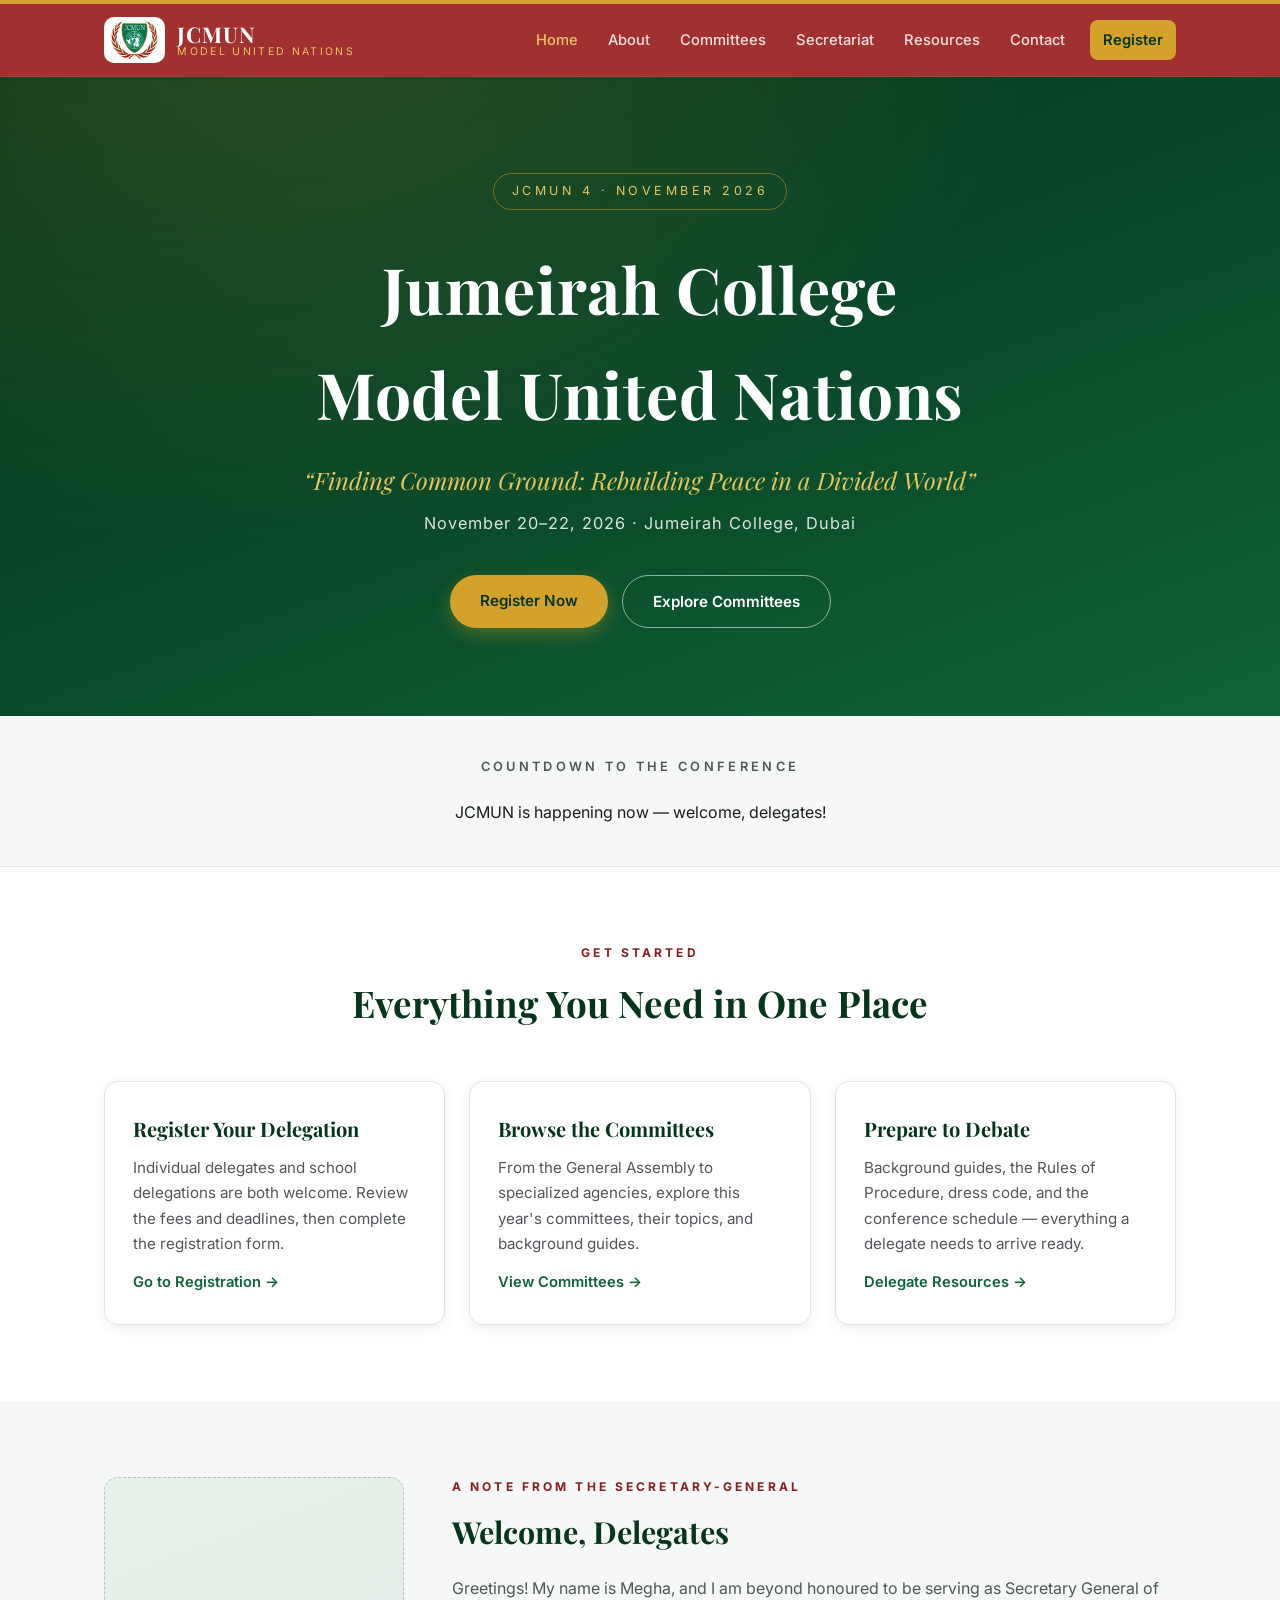
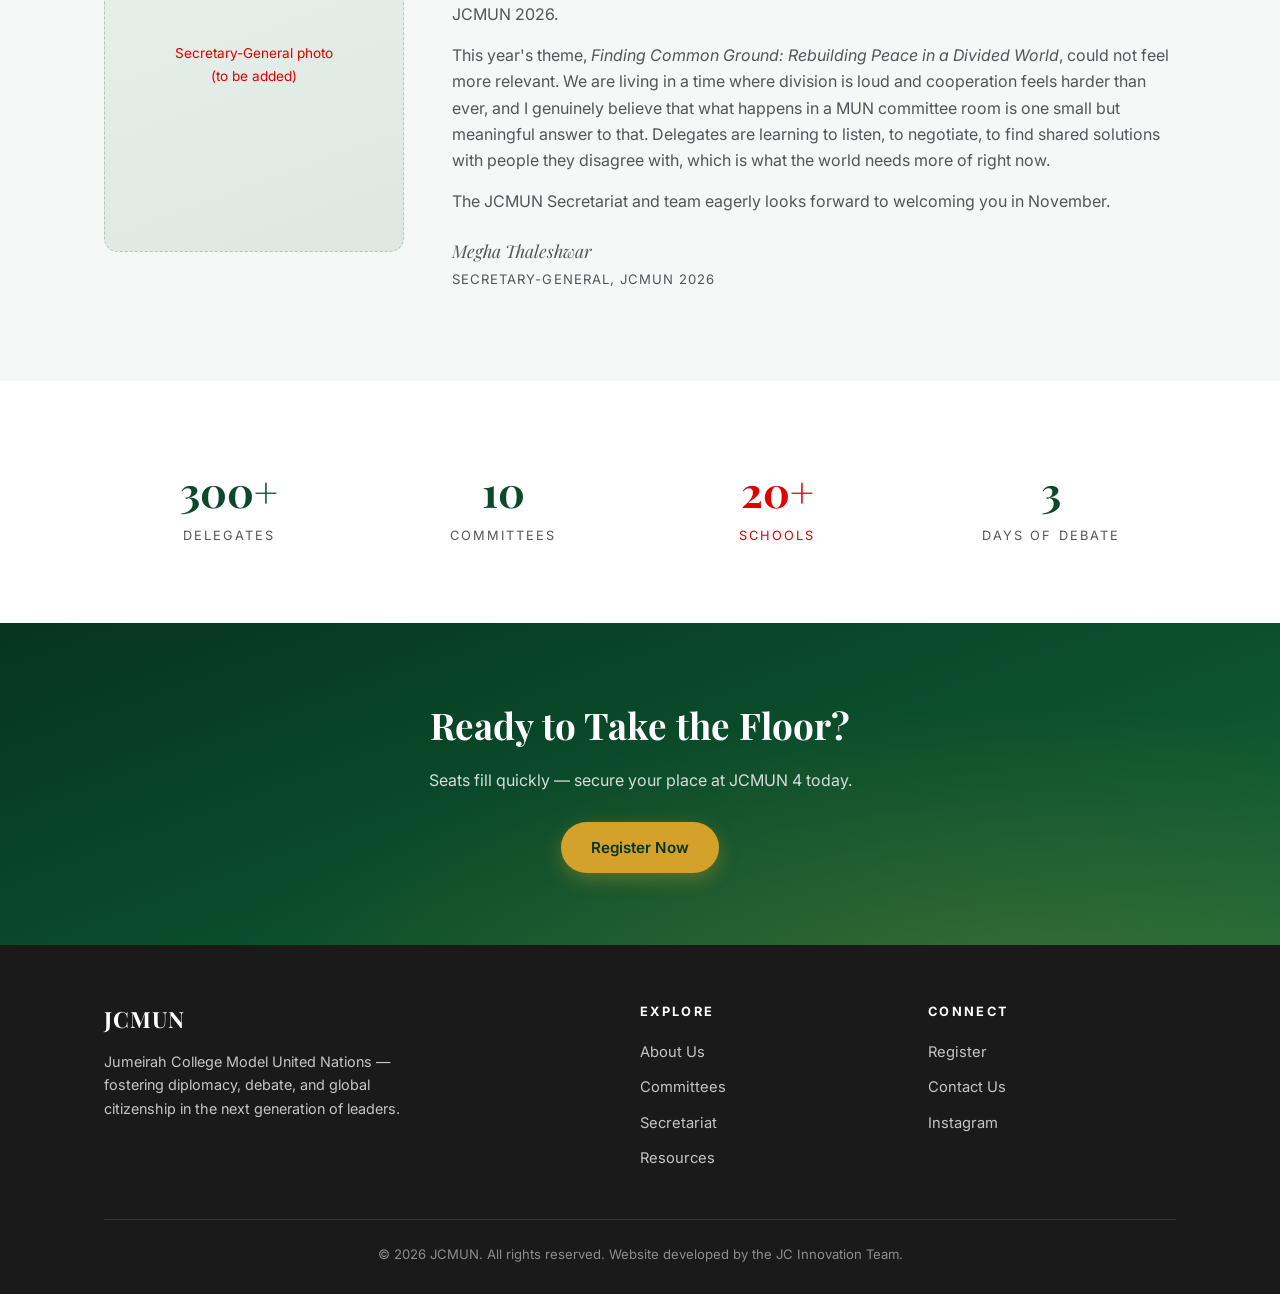
<file: index.html>
<!DOCTYPE html>
<html lang="en">
<head>
  <meta charset="UTF-8">
  <meta name="viewport" content="width=device-width, initial-scale=1.0">
  <title>JCMUN — Jumeirah College Model United Nations</title>
  <meta name="description" content="JCMUN 4 — Jumeirah College Model United Nations, November 20–22, 2026 in Dubai. Register now for debate, diplomacy, and global problem-solving.">
  <link rel="icon" href="assets/logo.png" type="image/png">
  <link rel="preconnect" href="https://fonts.googleapis.com">
  <link rel="preconnect" href="https://fonts.gstatic.com" crossorigin>
  <link href="https://fonts.googleapis.com/css2?family=Playfair+Display:ital,wght@0,600;0,700;1,500&family=Inter:wght@400;500;600;700&display=swap" rel="stylesheet">
  <link rel="stylesheet" href="css/styles.css?v=2">
</head>
<body>

  <header class="site-header">
    <div class="nav-wrap">
      <a href="index.html" class="brand">
        <img src="assets/logo.png" alt="JCMUN logo">
        <span class="brand-text">
          <span class="brand-name">JCMUN</span>
          <span class="brand-sub">Model United Nations</span>
        </span>
      </a>
      <button class="nav-toggle" aria-label="Toggle navigation" aria-expanded="false">
        <span></span><span></span><span></span>
      </button>
      <nav class="site-nav">
        <a href="index.html" class="active">Home</a>
        <a href="about.html">About</a>
        <a href="committees.html">Committees</a>
        <a href="secretariat.html">Secretariat</a>
        <a href="resources.html">Resources</a>
        <a href="contact.html">Contact</a>
        <a href="registration.html" class="nav-cta">Register</a>
      </nav>
    </div>
  </header>

  <!-- ===== Hero ===== -->
  <section class="hero">
    <span class="kicker">JCMUN 4 &middot; November 2026</span>
    <h1>Jumeirah College<br>Model United Nations</h1>
    <p class="theme">&ldquo;Finding Common Ground: Rebuilding Peace in a Divided World&rdquo;</p>
    <p class="dates">November 20&ndash;22, 2026 &middot; Jumeirah College, Dubai</p>
    <div class="hero-actions">
      <a href="registration.html" class="btn btn-gold">Register Now</a>
      <a href="committees.html" class="btn btn-outline">Explore Committees</a>
    </div>
  </section>

  <!-- ===== Countdown ===== -->
  <section class="countdown-band">
    <h2>Countdown to the Conference</h2>
    <div class="countdown" id="countdown">
      <div class="count-unit"><div class="num" data-unit="days">--</div><div class="label">Days</div></div>
      <div class="count-unit"><div class="num" data-unit="hours">--</div><div class="label">Hours</div></div>
      <div class="count-unit"><div class="num" data-unit="minutes">--</div><div class="label">Minutes</div></div>
      <div class="count-unit"><div class="num" data-unit="seconds">--</div><div class="label">Seconds</div></div>
    </div>
  </section>

  <!-- ===== Quick links ===== -->
  <section class="section">
    <div class="container">
      <div class="section-head">
        <span class="eyebrow">Get Started</span>
        <h2>Everything You Need in One Place</h2>
      </div>
      <div class="card-grid">
        <div class="card">
          <h3>Register Your Delegation</h3>
          <p>Individual delegates and school delegations are both welcome. Review the fees and deadlines, then complete the registration form.</p>
          <a href="registration.html" class="card-link">Go to Registration &rarr;</a>
        </div>
        <div class="card">
          <h3>Browse the Committees</h3>
          <p>From the General Assembly to specialized agencies, explore this year's committees, their topics, and background guides.</p>
          <a href="committees.html" class="card-link">View Committees &rarr;</a>
        </div>
        <div class="card">
          <h3>Prepare to Debate</h3>
          <p>Background guides, the Rules of Procedure, dress code, and the conference schedule — everything a delegate needs to arrive ready.</p>
          <a href="resources.html" class="card-link">Delegate Resources &rarr;</a>
        </div>
      </div>
    </div>
  </section>

  <!-- ===== SG welcome ===== -->
  <section class="section alt">
    <div class="container">
      <div class="sg-welcome">
        <div class="sg-photo missing">
          <!-- EDIT: replace with the Secretary-General's photo:
               <img src="assets/team/sg.jpg" alt="Secretary-General"> -->
          Secretary-General photo<br>(to be added)
        </div>
        <div class="sg-text">
          <span class="eyebrow">A Note from the Secretary-General</span>
          <h2>Welcome, Delegates</h2>
          <p>Greetings! My name is Megha, and I am beyond honoured to be serving as Secretary General of JCMUN 2026.</p>
          <p>This year's theme, <em>Finding Common Ground: Rebuilding Peace in a Divided World</em>, could not feel more relevant. We are living in a time where division is loud and cooperation feels harder than ever, and I genuinely believe that what happens in a MUN committee room is one small but meaningful answer to that. Delegates are learning to listen, to negotiate, to find shared solutions with people they disagree with, which is what the world needs more of right now.</p>
          <p>The JCMUN Secretariat and team eagerly looks forward to welcoming you in November.</p>
          <p class="sg-sign">
            Megha Thaleshwar
            <small>Secretary-General, JCMUN 2026</small>
          </p>
        </div>
      </div>
    </div>
  </section>

  <!-- ===== Stats ===== -->
  <section class="section">
    <div class="container">
      <!-- EDIT: update numbers to reflect real conference figures -->
      <div class="stats-band">
        <div class="stat"><div class="num">300+</div><div class="label">Delegates</div></div>
        <div class="stat"><div class="num">10</div><div class="label">Committees</div></div>
        <div class="stat missing"><div class="num">20+</div><div class="label">Schools</div></div>
        <div class="stat"><div class="num">3</div><div class="label">Days of Debate</div></div>
      </div>
    </div>
  </section>

  <!-- ===== CTA ===== -->
  <section class="cta-band">
    <h2>Ready to Take the Floor?</h2>
    <p>Seats fill quickly — secure your place at JCMUN 4 today.</p>
    <a href="registration.html" class="btn btn-gold">Register Now</a>
  </section>

  <footer class="site-footer">
    <div class="container">
      <div class="footer-grid">
        <div class="footer-brand">
          <span class="brand-name">JCMUN</span>
          <p>Jumeirah College Model United Nations — fostering diplomacy, debate, and global citizenship in the next generation of leaders.</p>
        </div>
        <div>
          <h4>Explore</h4>
          <ul>
            <li><a href="about.html">About Us</a></li>
            <li><a href="committees.html">Committees</a></li>
            <li><a href="secretariat.html">Secretariat</a></li>
            <li><a href="resources.html">Resources</a></li>
          </ul>
        </div>
        <div>
          <h4>Connect</h4>
          <ul>
            <li><a href="registration.html">Register</a></li>
            <li><a href="contact.html">Contact Us</a></li>
            <!-- EDIT: real Instagram handle -->
            <li><a href="https://www.instagram.com/jcmun2026/" target="_blank" rel="noopener">Instagram</a></li>
          </ul>
        </div>
      </div>
      <div class="footer-bottom">
        &copy; <span class="footer-year"></span> JCMUN. All rights reserved. Website developed by the JC Innovation Team.
      </div>
    </div>
  </footer>

  <script src="js/main.js"></script>
</body>
</html>
</file>
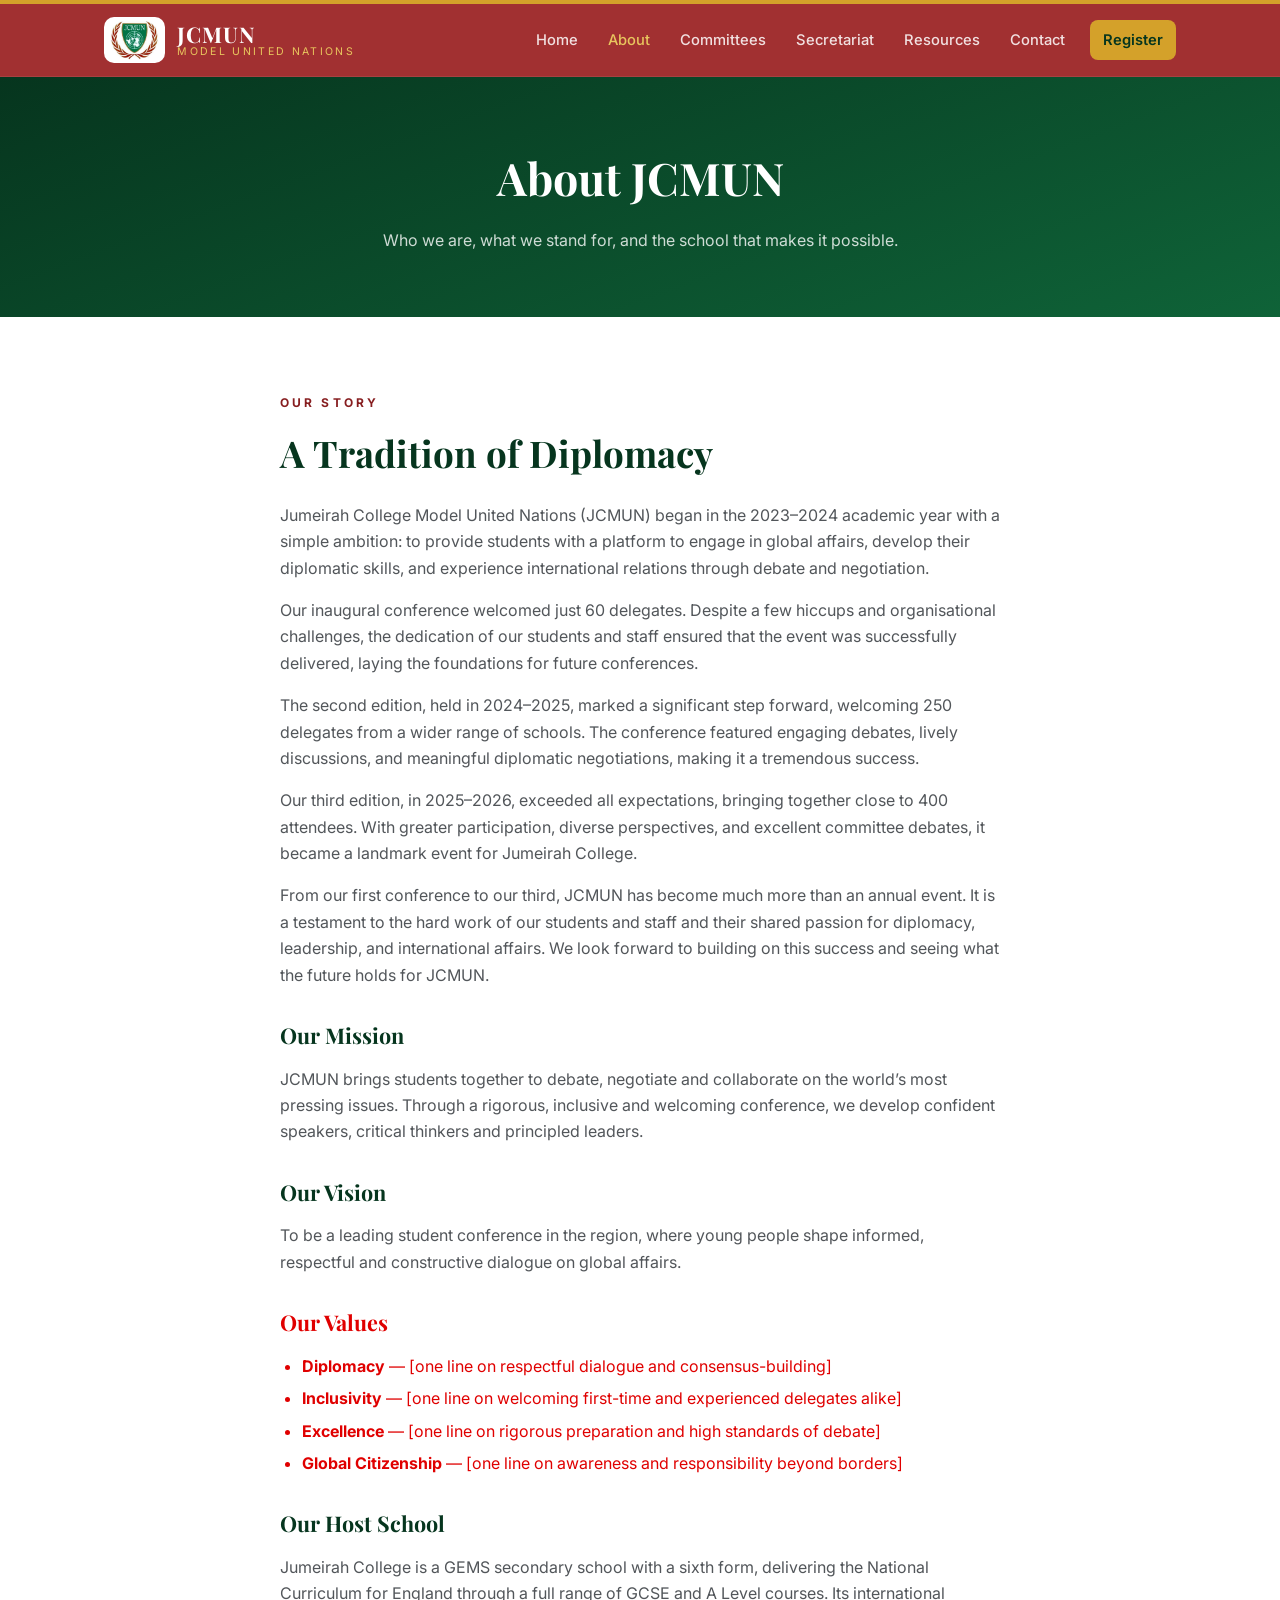
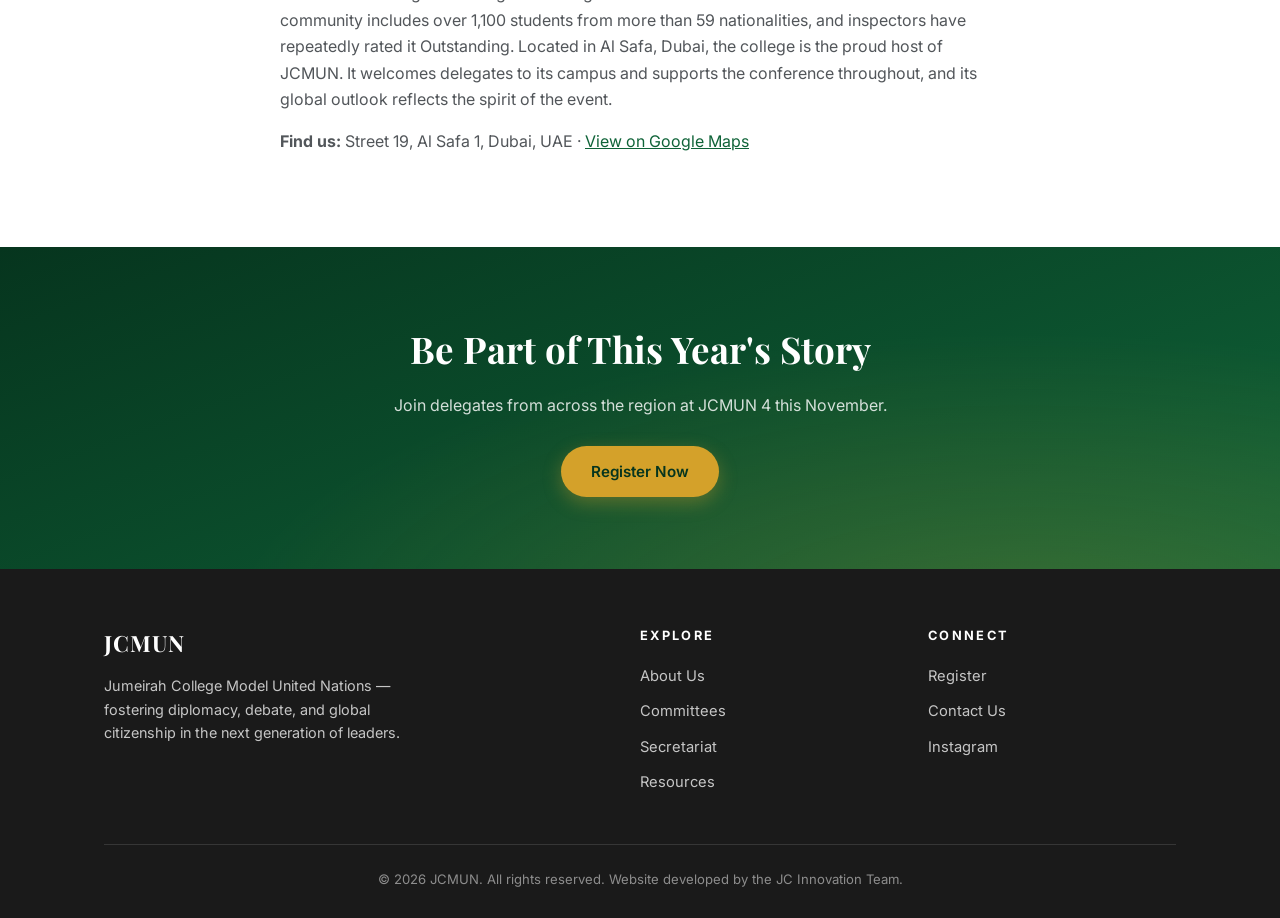
<file: about.html>
<!DOCTYPE html>
<html lang="en">
<head>
  <meta charset="UTF-8">
  <meta name="viewport" content="width=device-width, initial-scale=1.0">
  <title>About Us — JCMUN</title>
  <meta name="description" content="Learn about JCMUN's history, mission, values, and host school.">
  <link rel="icon" href="assets/logo.png" type="image/png">
  <link rel="preconnect" href="https://fonts.googleapis.com">
  <link rel="preconnect" href="https://fonts.gstatic.com" crossorigin>
  <link href="https://fonts.googleapis.com/css2?family=Playfair+Display:ital,wght@0,600;0,700;1,500&family=Inter:wght@400;500;600;700&display=swap" rel="stylesheet">
  <link rel="stylesheet" href="css/styles.css?v=2">
</head>
<body>

  <header class="site-header">
    <div class="nav-wrap">
      <a href="index.html" class="brand">
        <img src="assets/logo.png" alt="JCMUN logo">
        <span class="brand-text">
          <span class="brand-name">JCMUN</span>
          <span class="brand-sub">Model United Nations</span>
        </span>
      </a>
      <button class="nav-toggle" aria-label="Toggle navigation" aria-expanded="false">
        <span></span><span></span><span></span>
      </button>
      <nav class="site-nav">
        <a href="index.html">Home</a>
        <a href="about.html" class="active">About</a>
        <a href="committees.html">Committees</a>
        <a href="secretariat.html">Secretariat</a>
        <a href="resources.html">Resources</a>
        <a href="contact.html">Contact</a>
        <a href="registration.html" class="nav-cta">Register</a>
      </nav>
    </div>
  </header>

  <section class="page-hero">
    <h1>About JCMUN</h1>
    <p>Who we are, what we stand for, and the school that makes it possible.</p>
  </section>

  <section class="section">
    <div class="container">
      <div class="prose">
        <span class="eyebrow">Our Story</span>
        <h2 class="title" style="margin-bottom: 18px;">A Tradition of Diplomacy</h2>
        <p>Jumeirah College Model United Nations (JCMUN) began in the 2023&ndash;2024 academic year with a simple ambition: to provide students with a platform to engage in global affairs, develop their diplomatic skills, and experience international relations through debate and negotiation.</p>
        <p>Our inaugural conference welcomed just 60 delegates. Despite a few hiccups and organisational challenges, the dedication of our students and staff ensured that the event was successfully delivered, laying the foundations for future conferences.</p>
        <p>The second edition, held in 2024&ndash;2025, marked a significant step forward, welcoming 250 delegates from a wider range of schools. The conference featured engaging debates, lively discussions, and meaningful diplomatic negotiations, making it a tremendous success.</p>
        <p>Our third edition, in 2025&ndash;2026, exceeded all expectations, bringing together close to 400 attendees. With greater participation, diverse perspectives, and excellent committee debates, it became a landmark event for Jumeirah College.</p>
        <p>From our first conference to our third, JCMUN has become much more than an annual event. It is a testament to the hard work of our students and staff and their shared passion for diplomacy, leadership, and international affairs. We look forward to building on this success and seeing what the future holds for JCMUN.</p>

        <h3>Our Mission</h3>
        <p>JCMUN brings students together to debate, negotiate and collaborate on the world&rsquo;s most pressing issues. Through a rigorous, inclusive and welcoming conference, we develop confident speakers, critical thinkers and principled leaders.</p>

        <h3>Our Vision</h3>
        <p>To be a leading student conference in the region, where young people shape informed, respectful and constructive dialogue on global affairs.</p>

        <h3 class="missing">Our Values</h3>
        <ul class="missing">
          <li><strong>Diplomacy</strong> &mdash; [one line on respectful dialogue and consensus-building]</li>
          <li><strong>Inclusivity</strong> &mdash; [one line on welcoming first-time and experienced delegates alike]</li>
          <li><strong>Excellence</strong> &mdash; [one line on rigorous preparation and high standards of debate]</li>
          <li><strong>Global Citizenship</strong> &mdash; [one line on awareness and responsibility beyond borders]</li>
        </ul>

        <h3>Our Host School</h3>
        <p>Jumeirah College is a GEMS secondary school with a sixth form, delivering the National Curriculum for England through a full range of GCSE and A Level courses. Its international community includes over 1,100 students from more than 59 nationalities, and inspectors have repeatedly rated it Outstanding. Located in Al Safa, Dubai, the college is the proud host of JCMUN. It welcomes delegates to its campus and supports the conference throughout, and its global outlook reflects the spirit of the event.</p>
        <p><strong>Find us:</strong> Street 19, Al Safa 1, Dubai, UAE &middot; <a href="https://www.google.com/maps/search/?api=1&amp;query=Jumeirah+College+Dubai" target="_blank" rel="noopener">View on Google Maps</a></p>
      </div>
    </div>
  </section>

  <section class="cta-band">
    <h2>Be Part of This Year's Story</h2>
    <p>Join delegates from across the region at JCMUN 4 this November.</p>
    <a href="registration.html" class="btn btn-gold">Register Now</a>
  </section>

  <footer class="site-footer">
    <div class="container">
      <div class="footer-grid">
        <div class="footer-brand">
          <span class="brand-name">JCMUN</span>
          <p>Jumeirah College Model United Nations — fostering diplomacy, debate, and global citizenship in the next generation of leaders.</p>
        </div>
        <div>
          <h4>Explore</h4>
          <ul>
            <li><a href="about.html">About Us</a></li>
            <li><a href="committees.html">Committees</a></li>
            <li><a href="secretariat.html">Secretariat</a></li>
            <li><a href="resources.html">Resources</a></li>
          </ul>
        </div>
        <div>
          <h4>Connect</h4>
          <ul>
            <li><a href="registration.html">Register</a></li>
            <li><a href="contact.html">Contact Us</a></li>
            <li><a href="https://www.instagram.com/jcmun2026/" target="_blank" rel="noopener">Instagram</a></li>
          </ul>
        </div>
      </div>
      <div class="footer-bottom">
        &copy; <span class="footer-year"></span> JCMUN. All rights reserved. Website developed by the JC Innovation Team.
      </div>
    </div>
  </footer>

  <script src="js/main.js"></script>
</body>
</html>
</file>
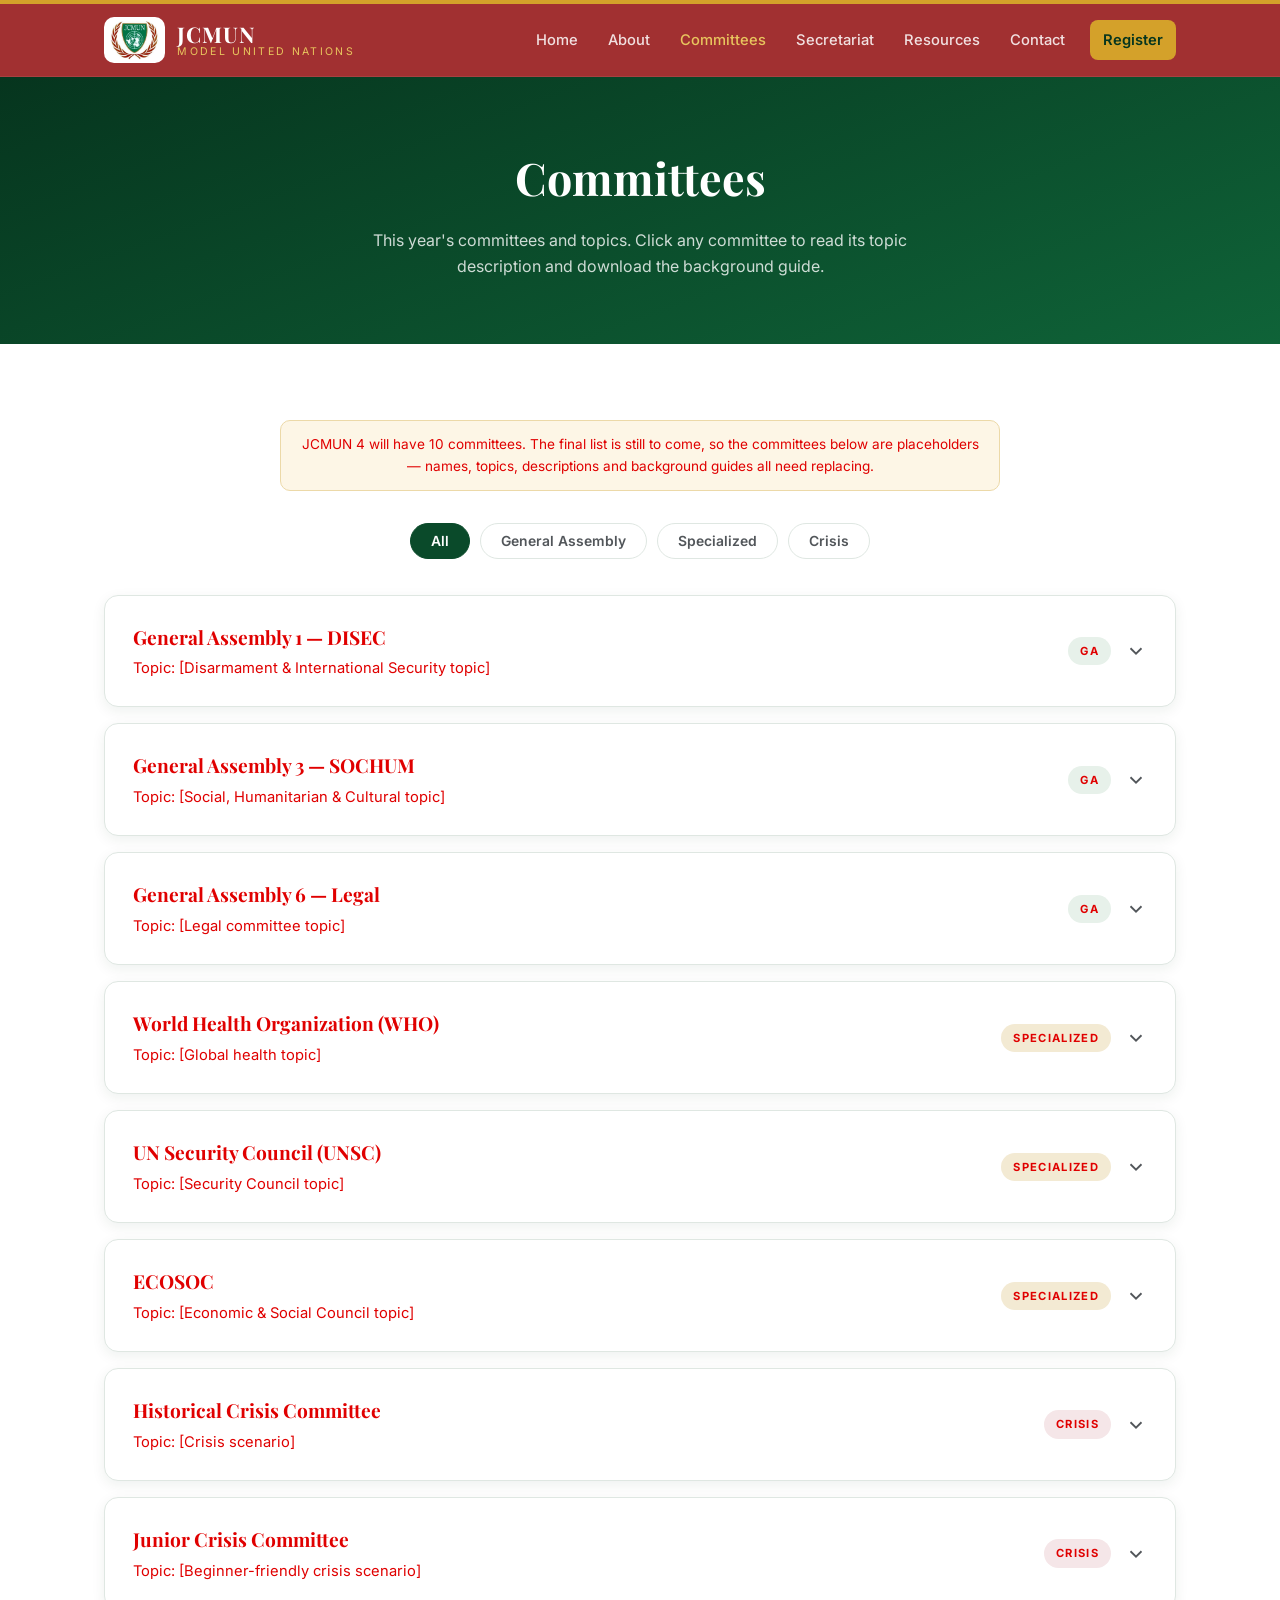
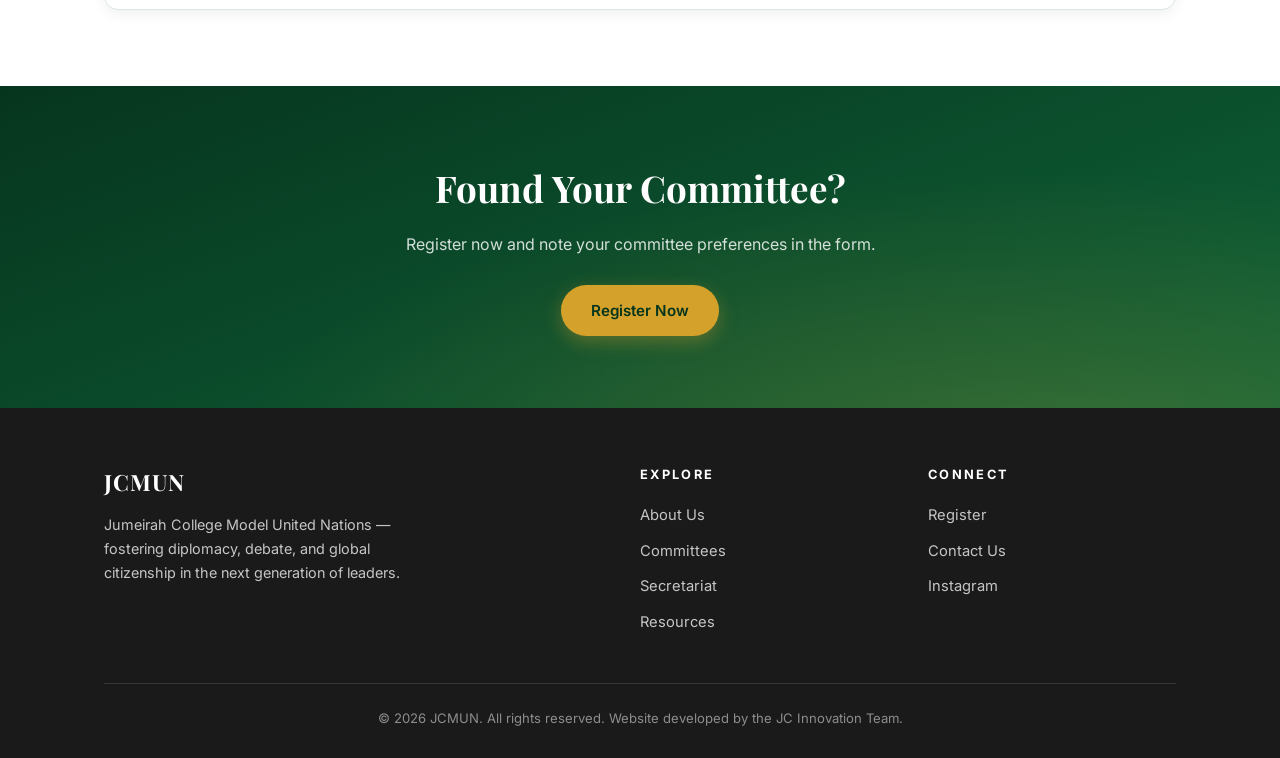
<file: committees.html>
<!DOCTYPE html>
<html lang="en">
<head>
  <meta charset="UTF-8">
  <meta name="viewport" content="width=device-width, initial-scale=1.0">
  <title>Committees — JCMUN</title>
  <meta name="description" content="Explore JCMUN's committees, topics, and background guides.">
  <link rel="icon" href="assets/logo.png" type="image/png">
  <link rel="preconnect" href="https://fonts.googleapis.com">
  <link rel="preconnect" href="https://fonts.gstatic.com" crossorigin>
  <link href="https://fonts.googleapis.com/css2?family=Playfair+Display:ital,wght@0,600;0,700;1,500&family=Inter:wght@400;500;600;700&display=swap" rel="stylesheet">
  <link rel="stylesheet" href="css/styles.css?v=2">
</head>
<body>

  <header class="site-header">
    <div class="nav-wrap">
      <a href="index.html" class="brand">
        <img src="assets/logo.png" alt="JCMUN logo">
        <span class="brand-text">
          <span class="brand-name">JCMUN</span>
          <span class="brand-sub">Model United Nations</span>
        </span>
      </a>
      <button class="nav-toggle" aria-label="Toggle navigation" aria-expanded="false">
        <span></span><span></span><span></span>
      </button>
      <nav class="site-nav">
        <a href="index.html">Home</a>
        <a href="about.html">About</a>
        <a href="committees.html" class="active">Committees</a>
        <a href="secretariat.html">Secretariat</a>
        <a href="resources.html">Resources</a>
        <a href="contact.html">Contact</a>
        <a href="registration.html" class="nav-cta">Register</a>
      </nav>
    </div>
  </header>

  <section class="page-hero">
    <h1>Committees</h1>
    <p>This year's committees and topics. Click any committee to read its topic description and download the background guide.</p>
  </section>

  <section class="section">
    <div class="container">
      <!-- EDIT: remove this note once real committees are in -->
      <p class="placeholder-note missing">JCMUN 4 will have 10 committees. The final list is still to come, so the committees below are placeholders &mdash; names, topics, descriptions and background guides all need replacing.</p>

      <div class="committee-filters">
        <button class="filter-btn active" data-filter="all">All</button>
        <button class="filter-btn" data-filter="ga">General Assembly</button>
        <button class="filter-btn" data-filter="spec">Specialized</button>
        <button class="filter-btn" data-filter="crisis">Crisis</button>
      </div>

      <div class="committee-list">

        <!-- ============ COMMITTEE CARD TEMPLATE ============
             data-type: "ga" | "spec" | "crisis"  (controls the filter + badge)
             To add a background guide: change the .guide-link
             href to the PDF path and remove class "disabled".
             ================================================== -->

        <details class="committee-card" data-type="ga">
          <summary>
            <div class="committee-title missing">
              <h3>General Assembly 1 — DISEC</h3>
              <p class="topic">Topic: [Disarmament &amp; International Security topic]</p>
            </div>
            <div class="committee-meta">
              <span class="badge badge-ga missing">GA</span>
              <svg class="chevron" viewBox="0 0 24 24" fill="none" stroke="currentColor" stroke-width="2"><path d="M6 9l6 6 6-6"/></svg>
            </div>
          </summary>
          <div class="committee-body missing">
            <p>[Placeholder — 3–5 sentence description of the topic: why it matters, the key questions delegates will debate, and what kind of delegate this committee suits (beginner-friendly, advanced, etc.).]</p>
            <a class="guide-link disabled" href="#">📄 Background Guide — coming soon</a>
          </div>
        </details>

        <details class="committee-card" data-type="ga">
          <summary>
            <div class="committee-title missing">
              <h3>General Assembly 3 — SOCHUM</h3>
              <p class="topic">Topic: [Social, Humanitarian &amp; Cultural topic]</p>
            </div>
            <div class="committee-meta">
              <span class="badge badge-ga missing">GA</span>
              <svg class="chevron" viewBox="0 0 24 24" fill="none" stroke="currentColor" stroke-width="2"><path d="M6 9l6 6 6-6"/></svg>
            </div>
          </summary>
          <div class="committee-body missing">
            <p>[Placeholder — topic description.]</p>
            <a class="guide-link disabled" href="#">📄 Background Guide — coming soon</a>
          </div>
        </details>

        <details class="committee-card" data-type="ga">
          <summary>
            <div class="committee-title missing">
              <h3>General Assembly 6 — Legal</h3>
              <p class="topic">Topic: [Legal committee topic]</p>
            </div>
            <div class="committee-meta">
              <span class="badge badge-ga missing">GA</span>
              <svg class="chevron" viewBox="0 0 24 24" fill="none" stroke="currentColor" stroke-width="2"><path d="M6 9l6 6 6-6"/></svg>
            </div>
          </summary>
          <div class="committee-body missing">
            <p>[Placeholder — topic description.]</p>
            <a class="guide-link disabled" href="#">📄 Background Guide — coming soon</a>
          </div>
        </details>

        <details class="committee-card" data-type="spec">
          <summary>
            <div class="committee-title missing">
              <h3>World Health Organization (WHO)</h3>
              <p class="topic">Topic: [Global health topic]</p>
            </div>
            <div class="committee-meta">
              <span class="badge badge-spec missing">Specialized</span>
              <svg class="chevron" viewBox="0 0 24 24" fill="none" stroke="currentColor" stroke-width="2"><path d="M6 9l6 6 6-6"/></svg>
            </div>
          </summary>
          <div class="committee-body missing">
            <p>[Placeholder — topic description.]</p>
            <a class="guide-link disabled" href="#">📄 Background Guide — coming soon</a>
          </div>
        </details>

        <details class="committee-card" data-type="spec">
          <summary>
            <div class="committee-title missing">
              <h3>UN Security Council (UNSC)</h3>
              <p class="topic">Topic: [Security Council topic]</p>
            </div>
            <div class="committee-meta">
              <span class="badge badge-spec missing">Specialized</span>
              <svg class="chevron" viewBox="0 0 24 24" fill="none" stroke="currentColor" stroke-width="2"><path d="M6 9l6 6 6-6"/></svg>
            </div>
          </summary>
          <div class="committee-body missing">
            <p>[Placeholder — topic description.]</p>
            <a class="guide-link disabled" href="#">📄 Background Guide — coming soon</a>
          </div>
        </details>

        <details class="committee-card" data-type="spec">
          <summary>
            <div class="committee-title missing">
              <h3>ECOSOC</h3>
              <p class="topic">Topic: [Economic &amp; Social Council topic]</p>
            </div>
            <div class="committee-meta">
              <span class="badge badge-spec missing">Specialized</span>
              <svg class="chevron" viewBox="0 0 24 24" fill="none" stroke="currentColor" stroke-width="2"><path d="M6 9l6 6 6-6"/></svg>
            </div>
          </summary>
          <div class="committee-body missing">
            <p>[Placeholder — topic description.]</p>
            <a class="guide-link disabled" href="#">📄 Background Guide — coming soon</a>
          </div>
        </details>

        <details class="committee-card" data-type="crisis">
          <summary>
            <div class="committee-title missing">
              <h3>Historical Crisis Committee</h3>
              <p class="topic">Topic: [Crisis scenario]</p>
            </div>
            <div class="committee-meta">
              <span class="badge badge-crisis missing">Crisis</span>
              <svg class="chevron" viewBox="0 0 24 24" fill="none" stroke="currentColor" stroke-width="2"><path d="M6 9l6 6 6-6"/></svg>
            </div>
          </summary>
          <div class="committee-body missing">
            <p>[Placeholder — crisis scenario description. Note the fast-paced format and whether prior MUN experience is recommended.]</p>
            <a class="guide-link disabled" href="#">📄 Background Guide — coming soon</a>
          </div>
        </details>

        <details class="committee-card" data-type="crisis">
          <summary>
            <div class="committee-title missing">
              <h3>Junior Crisis Committee</h3>
              <p class="topic">Topic: [Beginner-friendly crisis scenario]</p>
            </div>
            <div class="committee-meta">
              <span class="badge badge-crisis missing">Crisis</span>
              <svg class="chevron" viewBox="0 0 24 24" fill="none" stroke="currentColor" stroke-width="2"><path d="M6 9l6 6 6-6"/></svg>
            </div>
          </summary>
          <div class="committee-body missing">
            <p>[Placeholder — topic description.]</p>
            <a class="guide-link disabled" href="#">📄 Background Guide — coming soon</a>
          </div>
        </details>

      </div>
    </div>
  </section>

  <section class="cta-band">
    <h2>Found Your Committee?</h2>
    <p>Register now and note your committee preferences in the form.</p>
    <a href="registration.html" class="btn btn-gold">Register Now</a>
  </section>

  <footer class="site-footer">
    <div class="container">
      <div class="footer-grid">
        <div class="footer-brand">
          <span class="brand-name">JCMUN</span>
          <p>Jumeirah College Model United Nations — fostering diplomacy, debate, and global citizenship in the next generation of leaders.</p>
        </div>
        <div>
          <h4>Explore</h4>
          <ul>
            <li><a href="about.html">About Us</a></li>
            <li><a href="committees.html">Committees</a></li>
            <li><a href="secretariat.html">Secretariat</a></li>
            <li><a href="resources.html">Resources</a></li>
          </ul>
        </div>
        <div>
          <h4>Connect</h4>
          <ul>
            <li><a href="registration.html">Register</a></li>
            <li><a href="contact.html">Contact Us</a></li>
            <li><a href="https://www.instagram.com/jcmun2026/" target="_blank" rel="noopener">Instagram</a></li>
          </ul>
        </div>
      </div>
      <div class="footer-bottom">
        &copy; <span class="footer-year"></span> JCMUN. All rights reserved. Website developed by the JC Innovation Team.
      </div>
    </div>
  </footer>

  <script src="js/main.js"></script>
</body>
</html>
</file>
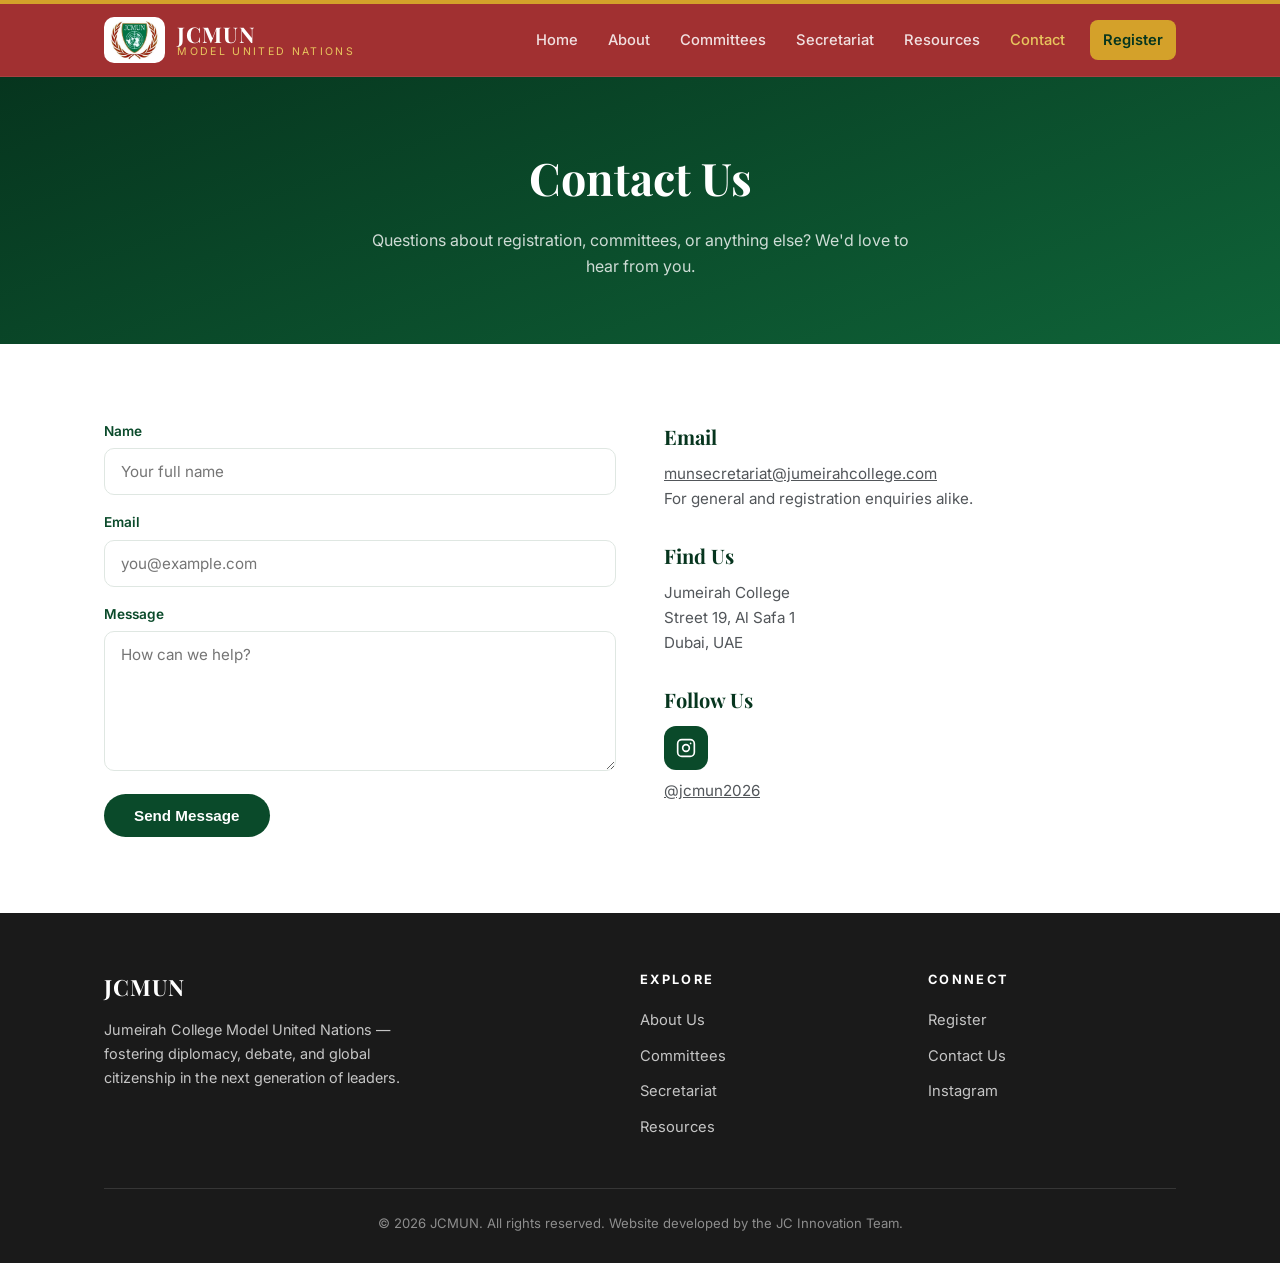
<file: contact.html>
<!DOCTYPE html>
<html lang="en">
<head>
  <meta charset="UTF-8">
  <meta name="viewport" content="width=device-width, initial-scale=1.0">
  <title>Contact Us — JCMUN</title>
  <meta name="description" content="Get in touch with the JCMUN team — questions, registration help, and partnerships.">
  <link rel="icon" href="assets/logo.png" type="image/png">
  <link rel="preconnect" href="https://fonts.googleapis.com">
  <link rel="preconnect" href="https://fonts.gstatic.com" crossorigin>
  <link href="https://fonts.googleapis.com/css2?family=Playfair+Display:ital,wght@0,600;0,700;1,500&family=Inter:wght@400;500;600;700&display=swap" rel="stylesheet">
  <link rel="stylesheet" href="css/styles.css?v=2">
</head>
<body>

  <header class="site-header">
    <div class="nav-wrap">
      <a href="index.html" class="brand">
        <img src="assets/logo.png" alt="JCMUN logo">
        <span class="brand-text">
          <span class="brand-name">JCMUN</span>
          <span class="brand-sub">Model United Nations</span>
        </span>
      </a>
      <button class="nav-toggle" aria-label="Toggle navigation" aria-expanded="false">
        <span></span><span></span><span></span>
      </button>
      <nav class="site-nav">
        <a href="index.html">Home</a>
        <a href="about.html">About</a>
        <a href="committees.html">Committees</a>
        <a href="secretariat.html">Secretariat</a>
        <a href="resources.html">Resources</a>
        <a href="contact.html" class="active">Contact</a>
        <a href="registration.html" class="nav-cta">Register</a>
      </nav>
    </div>
  </header>

  <section class="page-hero">
    <h1>Contact Us</h1>
    <p>Questions about registration, committees, or anything else? We'd love to hear from you.</p>
  </section>

  <section class="section">
    <div class="container">
      <div class="contact-grid">

        <!-- Form: opens the visitor's email app with the message pre-filled.
             (For a hosted form backend, services like Formspree work with
             static sites — just swap the form action.) -->
        <form class="contact-form" id="contact-form">
          <div>
            <label for="cf-name">Name</label>
            <input type="text" id="cf-name" name="name" required placeholder="Your full name">
          </div>
          <div>
            <label for="cf-email">Email</label>
            <input type="email" id="cf-email" name="email" required placeholder="you@example.com">
          </div>
          <div>
            <label for="cf-message">Message</label>
            <textarea id="cf-message" name="message" required placeholder="How can we help?"></textarea>
          </div>
          <button type="submit" class="btn btn-dark" style="border: 0; cursor: pointer; justify-self: start;">Send Message</button>
        </form>

        <div class="contact-info">
          <div class="info-block">
            <h3>Email</h3>
            <p><a href="mailto:munsecretariat@jumeirahcollege.com">munsecretariat@jumeirahcollege.com</a></p>
            <p>For general and registration enquiries alike.</p>
          </div>
          <div class="info-block">
            <h3>Find Us</h3>
            <p>Jumeirah College<br>Street 19, Al Safa 1<br>Dubai, UAE</p>
          </div>
          <div class="info-block">
            <h3>Follow Us</h3>
            <div class="social-links">
              <a href="https://www.instagram.com/jcmun2026/" target="_blank" rel="noopener" aria-label="Instagram">
                <svg width="20" height="20" viewBox="0 0 24 24" fill="none" stroke="currentColor" stroke-width="2"><rect x="2" y="2" width="20" height="20" rx="5"/><circle cx="12" cy="12" r="4"/><circle cx="17.5" cy="6.5" r="1" fill="currentColor" stroke="none"/></svg>
              </a>
            </div>
            <p style="font-size: 0.85rem; margin-top: 8px;"><a href="https://www.instagram.com/jcmun2026/" target="_blank" rel="noopener">@jcmun2026</a></p>
          </div>
        </div>

      </div>
    </div>
  </section>

  <footer class="site-footer">
    <div class="container">
      <div class="footer-grid">
        <div class="footer-brand">
          <span class="brand-name">JCMUN</span>
          <p>Jumeirah College Model United Nations — fostering diplomacy, debate, and global citizenship in the next generation of leaders.</p>
        </div>
        <div>
          <h4>Explore</h4>
          <ul>
            <li><a href="about.html">About Us</a></li>
            <li><a href="committees.html">Committees</a></li>
            <li><a href="secretariat.html">Secretariat</a></li>
            <li><a href="resources.html">Resources</a></li>
          </ul>
        </div>
        <div>
          <h4>Connect</h4>
          <ul>
            <li><a href="registration.html">Register</a></li>
            <li><a href="contact.html">Contact Us</a></li>
            <li><a href="https://www.instagram.com/jcmun2026/" target="_blank" rel="noopener">Instagram</a></li>
          </ul>
        </div>
      </div>
      <div class="footer-bottom">
        &copy; <span class="footer-year"></span> JCMUN. All rights reserved. Website developed by the JC Innovation Team.
      </div>
    </div>
  </footer>

  <script src="js/main.js"></script>
</body>
</html>
</file>
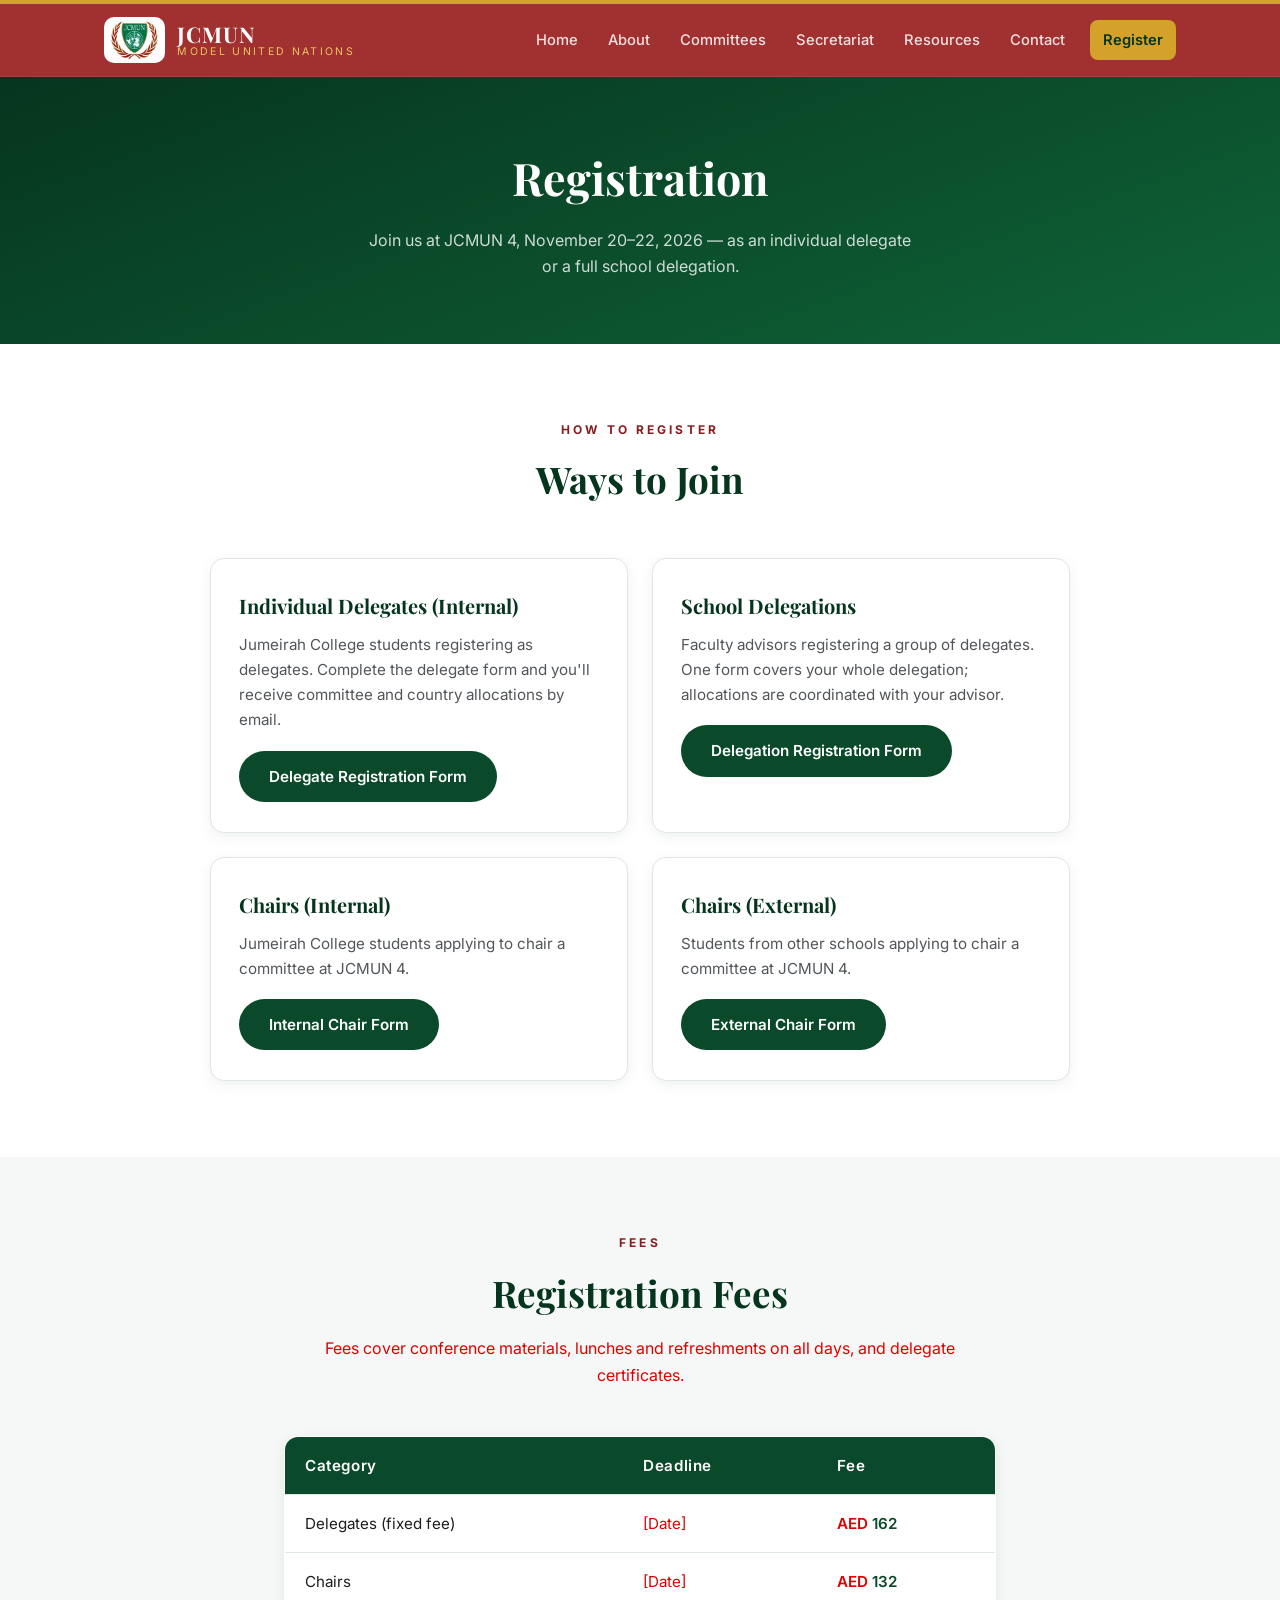
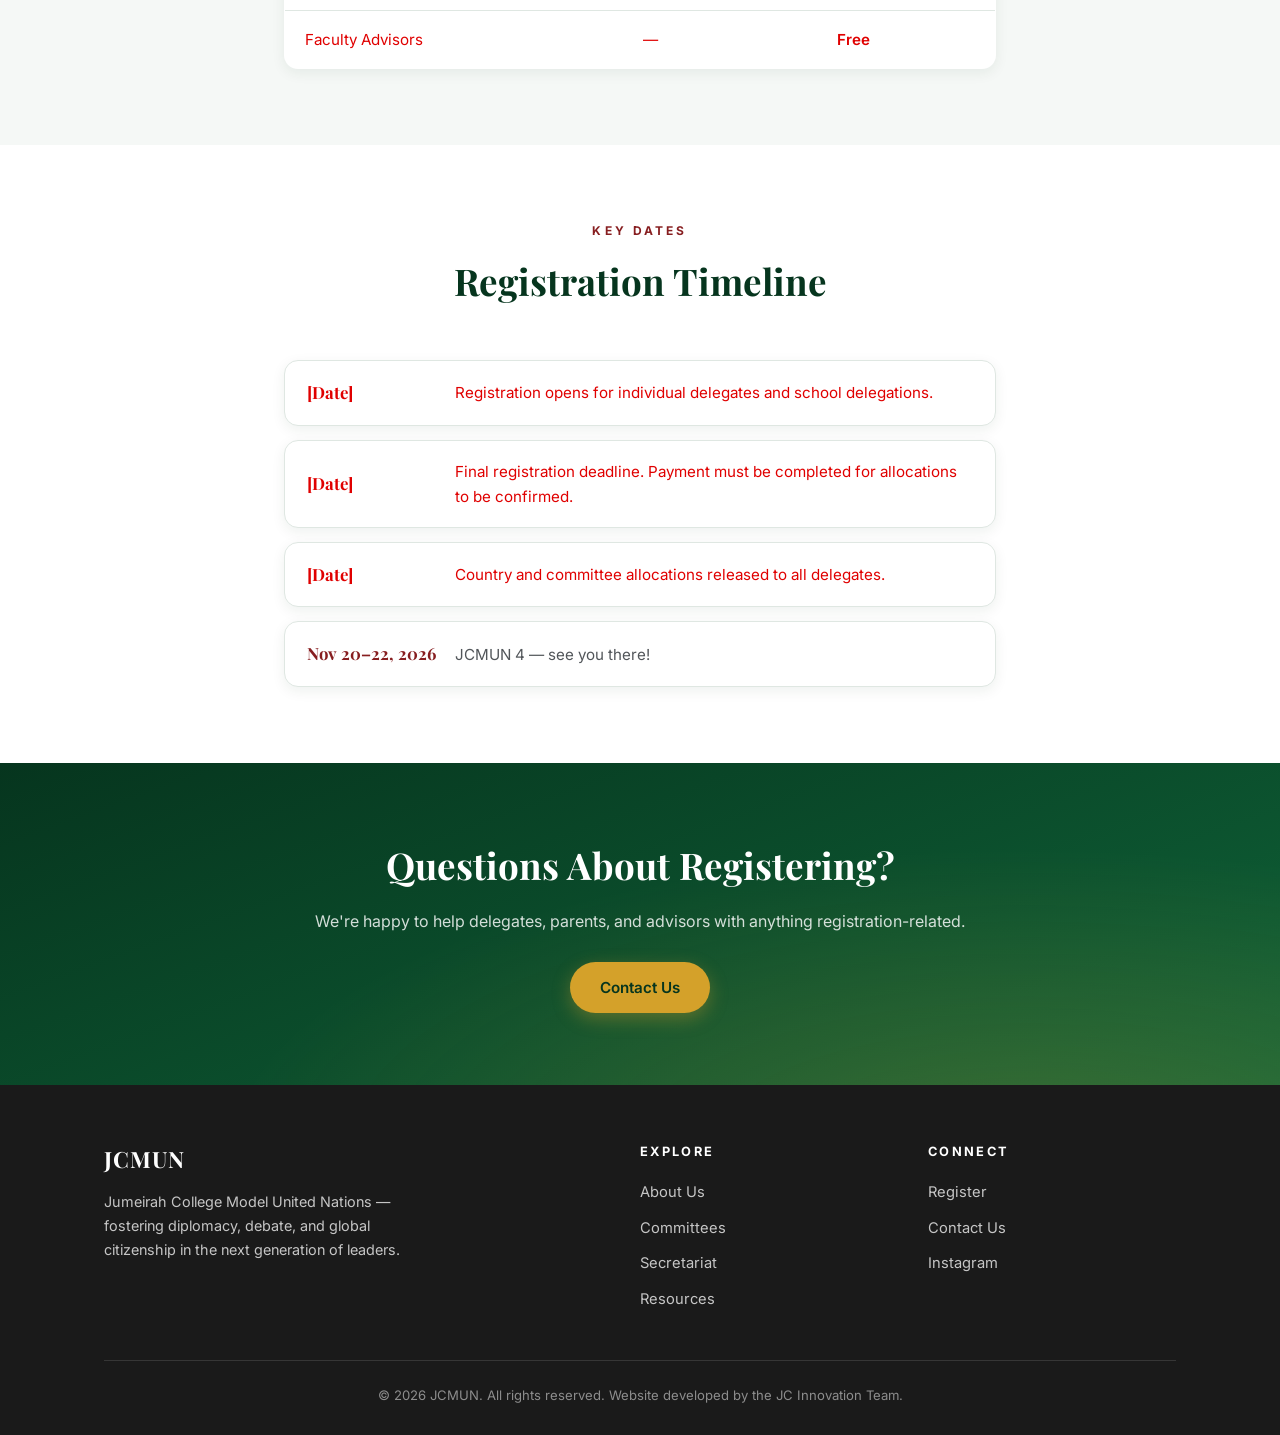
<file: registration.html>
<!DOCTYPE html>
<html lang="en">
<head>
  <meta charset="UTF-8">
  <meta name="viewport" content="width=device-width, initial-scale=1.0">
  <title>Registration — JCMUN</title>
  <meta name="description" content="Register for JCMUN as an individual delegate or school delegation. Fees, deadlines, and forms.">
  <link rel="icon" href="assets/logo.png" type="image/png">
  <link rel="preconnect" href="https://fonts.googleapis.com">
  <link rel="preconnect" href="https://fonts.gstatic.com" crossorigin>
  <link href="https://fonts.googleapis.com/css2?family=Playfair+Display:ital,wght@0,600;0,700;1,500&family=Inter:wght@400;500;600;700&display=swap" rel="stylesheet">
  <link rel="stylesheet" href="css/styles.css?v=2">
</head>
<body>

  <header class="site-header">
    <div class="nav-wrap">
      <a href="index.html" class="brand">
        <img src="assets/logo.png" alt="JCMUN logo">
        <span class="brand-text">
          <span class="brand-name">JCMUN</span>
          <span class="brand-sub">Model United Nations</span>
        </span>
      </a>
      <button class="nav-toggle" aria-label="Toggle navigation" aria-expanded="false">
        <span></span><span></span><span></span>
      </button>
      <nav class="site-nav">
        <a href="index.html">Home</a>
        <a href="about.html">About</a>
        <a href="committees.html">Committees</a>
        <a href="secretariat.html">Secretariat</a>
        <a href="resources.html">Resources</a>
        <a href="contact.html">Contact</a>
        <a href="registration.html" class="nav-cta active">Register</a>
      </nav>
    </div>
  </header>

  <section class="page-hero">
    <h1>Registration</h1>
    <p>Join us at JCMUN 4, November 20&ndash;22, 2026 — as an individual delegate or a full school delegation.</p>
  </section>

  <!-- ===== Registration options ===== -->
  <section class="section">
    <div class="container">
      <div class="section-head">
        <span class="eyebrow">How to Register</span>
        <h2>Ways to Join</h2>
      </div>
      <div class="card-grid" style="max-width: 860px; margin: 0 auto;">
        <div class="card">
          <h3>Individual Delegates (Internal)</h3>
          <p>Jumeirah College students registering as delegates. Complete the delegate form and you'll receive committee and country allocations by email.</p>
          <a href="https://forms.cloud.microsoft/Pages/ResponsePage.aspx?id=3Kez0n7Vf0GQrRSbhy6aobA_iXiwOF1PkhqdbHJBklBUOTdUTThGMkJZMDJGVk1RRFVXQ0NPQjdCUy4u" target="_blank" rel="noopener" class="btn btn-dark" style="margin-top: 18px;">Delegate Registration Form</a>
        </div>
        <div class="card">
          <h3>School Delegations</h3>
          <p>Faculty advisors registering a group of delegates. One form covers your whole delegation; allocations are coordinated with your advisor.</p>
          <a href="https://docs.google.com/forms/d/1LIi14IghU4GHrsP7N_uGIc_ti8HZ3tgcsc3YRDvl0fQ/viewform" target="_blank" rel="noopener" class="btn btn-dark" style="margin-top: 18px;">Delegation Registration Form</a>
        </div>
        <div class="card">
          <h3>Chairs (Internal)</h3>
          <p>Jumeirah College students applying to chair a committee at JCMUN 4.</p>
          <a href="https://forms.cloud.microsoft/pages/responsepage.aspx?id=3Kez0n7Vf0GQrRSbhy6aoU6g46FC2F1EnWX4XFIAh6dURDgyODNJVThQNjVOMkJTTVYwSkdPWTRVTS4u&amp;route=shorturl" target="_blank" rel="noopener" class="btn btn-dark" style="margin-top: 18px;">Internal Chair Form</a>
        </div>
        <div class="card">
          <h3>Chairs (External)</h3>
          <p>Students from other schools applying to chair a committee at JCMUN 4.</p>
          <a href="https://forms.gle/mTsLXGfUU1iVACYa7" target="_blank" rel="noopener" class="btn btn-dark" style="margin-top: 18px;">External Chair Form</a>
        </div>
      </div>
    </div>
  </section>

  <!-- ===== Fees ===== -->
  <section class="section alt">
    <div class="container" style="max-width: 760px;">
      <div class="section-head">
        <span class="eyebrow">Fees</span>
        <h2>Registration Fees</h2>
        <p class="missing">Fees cover conference materials, lunches and refreshments on all days, and delegate certificates.</p>
      </div>
      <table class="fee-table">
        <thead>
          <tr><th>Category</th><th>Deadline</th><th>Fee</th></tr>
        </thead>
        <tbody>
          <tr><td>Delegates (fixed fee)</td><td class="missing">[Date]</td><td><span class="missing">AED</span> 162</td></tr>
          <tr><td>Chairs</td><td class="missing">[Date]</td><td><span class="missing">AED</span> 132</td></tr>
          <tr class="missing"><td>Faculty Advisors</td><td>&mdash;</td><td>Free</td></tr>
        </tbody>
      </table>
    </div>
  </section>

  <!-- ===== Deadlines ===== -->
  <section class="section">
    <div class="container" style="max-width: 760px;">
      <div class="section-head">
        <span class="eyebrow">Key Dates</span>
        <h2>Registration Timeline</h2>
      </div>
      <div class="deadline-list">
        <div class="deadline-item">
          <span class="deadline-date missing">[Date]</span>
          <p class="missing">Registration opens for individual delegates and school delegations.</p>
        </div>
        <div class="deadline-item">
          <span class="deadline-date missing">[Date]</span>
          <p class="missing">Final registration deadline. Payment must be completed for allocations to be confirmed.</p>
        </div>
        <div class="deadline-item">
          <span class="deadline-date missing">[Date]</span>
          <p class="missing">Country and committee allocations released to all delegates.</p>
        </div>
        <div class="deadline-item">
          <span class="deadline-date">Nov 20–22, 2026</span>
          <p>JCMUN 4 — see you there!</p>
        </div>
      </div>
    </div>
  </section>

  <section class="cta-band">
    <h2>Questions About Registering?</h2>
    <p>We're happy to help delegates, parents, and advisors with anything registration-related.</p>
    <a href="contact.html" class="btn btn-gold">Contact Us</a>
  </section>

  <footer class="site-footer">
    <div class="container">
      <div class="footer-grid">
        <div class="footer-brand">
          <span class="brand-name">JCMUN</span>
          <p>Jumeirah College Model United Nations — fostering diplomacy, debate, and global citizenship in the next generation of leaders.</p>
        </div>
        <div>
          <h4>Explore</h4>
          <ul>
            <li><a href="about.html">About Us</a></li>
            <li><a href="committees.html">Committees</a></li>
            <li><a href="secretariat.html">Secretariat</a></li>
            <li><a href="resources.html">Resources</a></li>
          </ul>
        </div>
        <div>
          <h4>Connect</h4>
          <ul>
            <li><a href="registration.html">Register</a></li>
            <li><a href="contact.html">Contact Us</a></li>
            <li><a href="https://www.instagram.com/jcmun2026/" target="_blank" rel="noopener">Instagram</a></li>
          </ul>
        </div>
      </div>
      <div class="footer-bottom">
        &copy; <span class="footer-year"></span> JCMUN. All rights reserved. Website developed by the JC Innovation Team.
      </div>
    </div>
  </footer>

  <script src="js/main.js"></script>
</body>
</html>
</file>
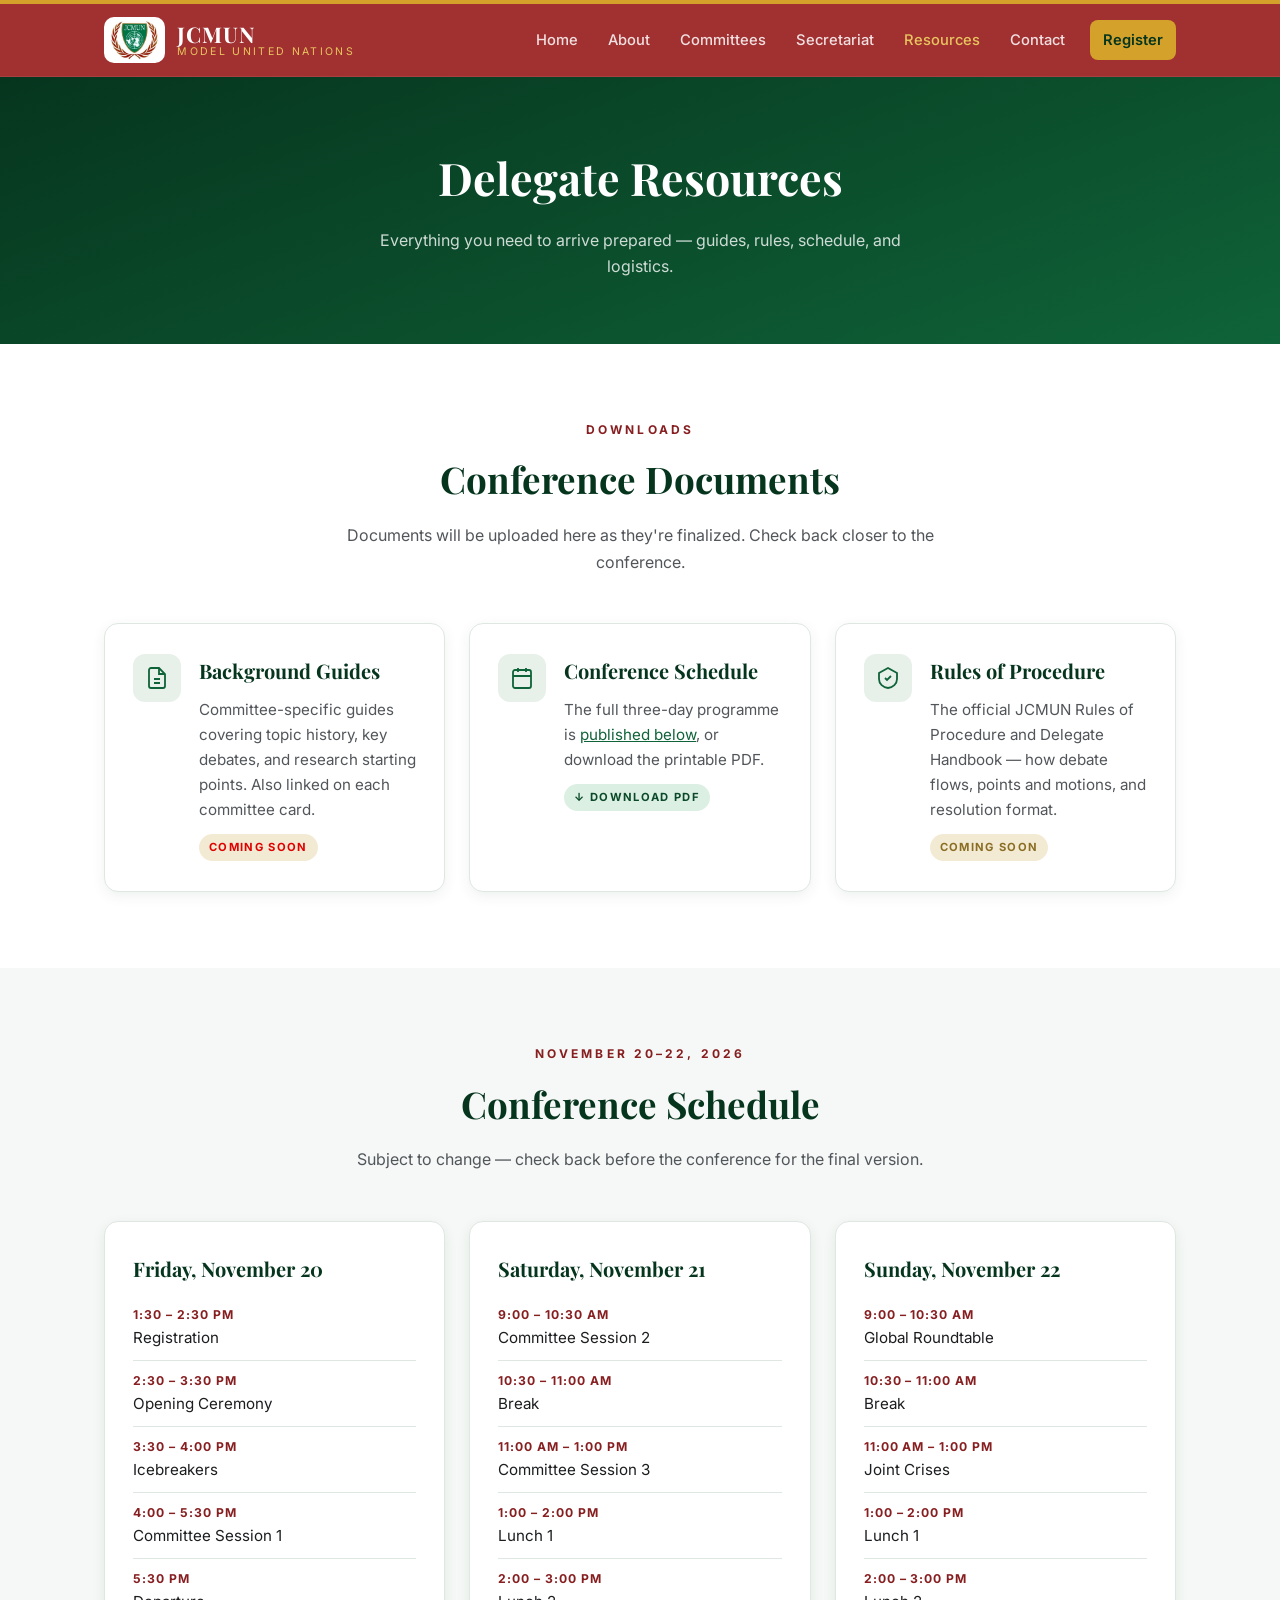
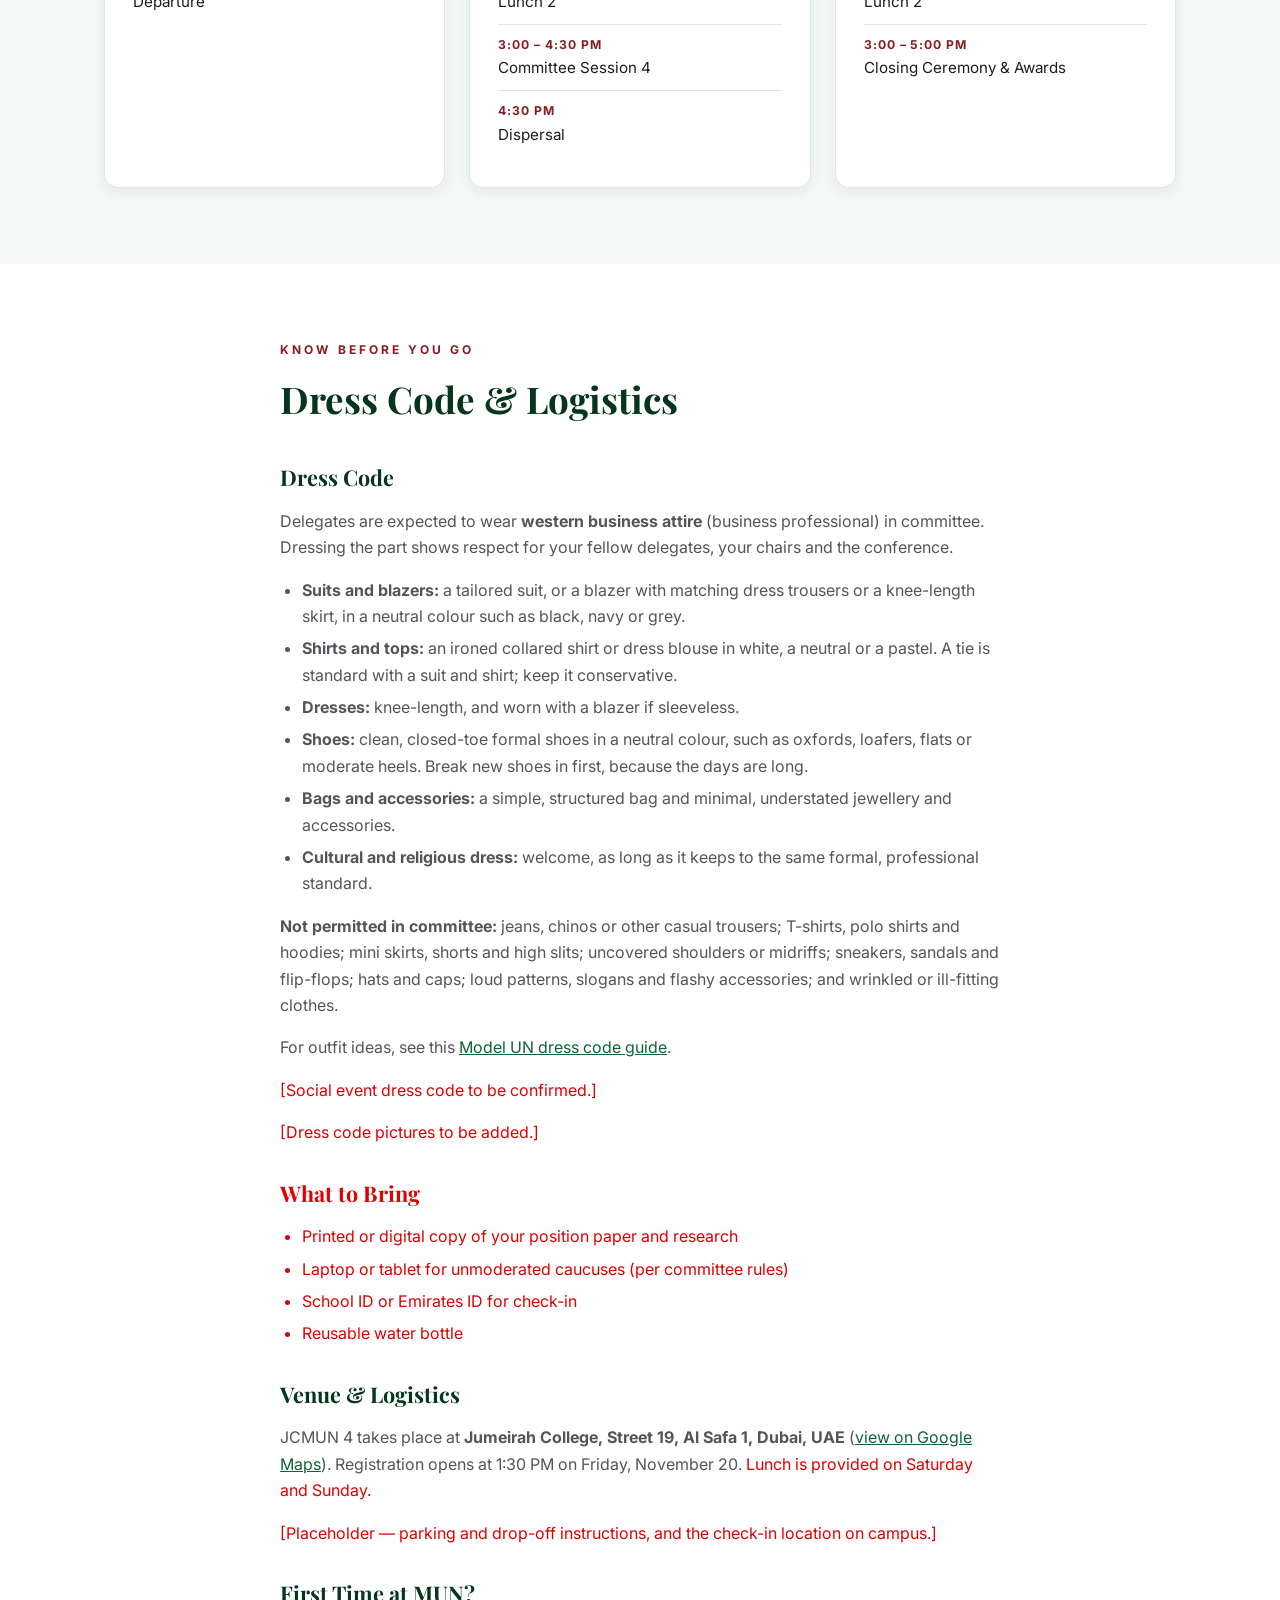
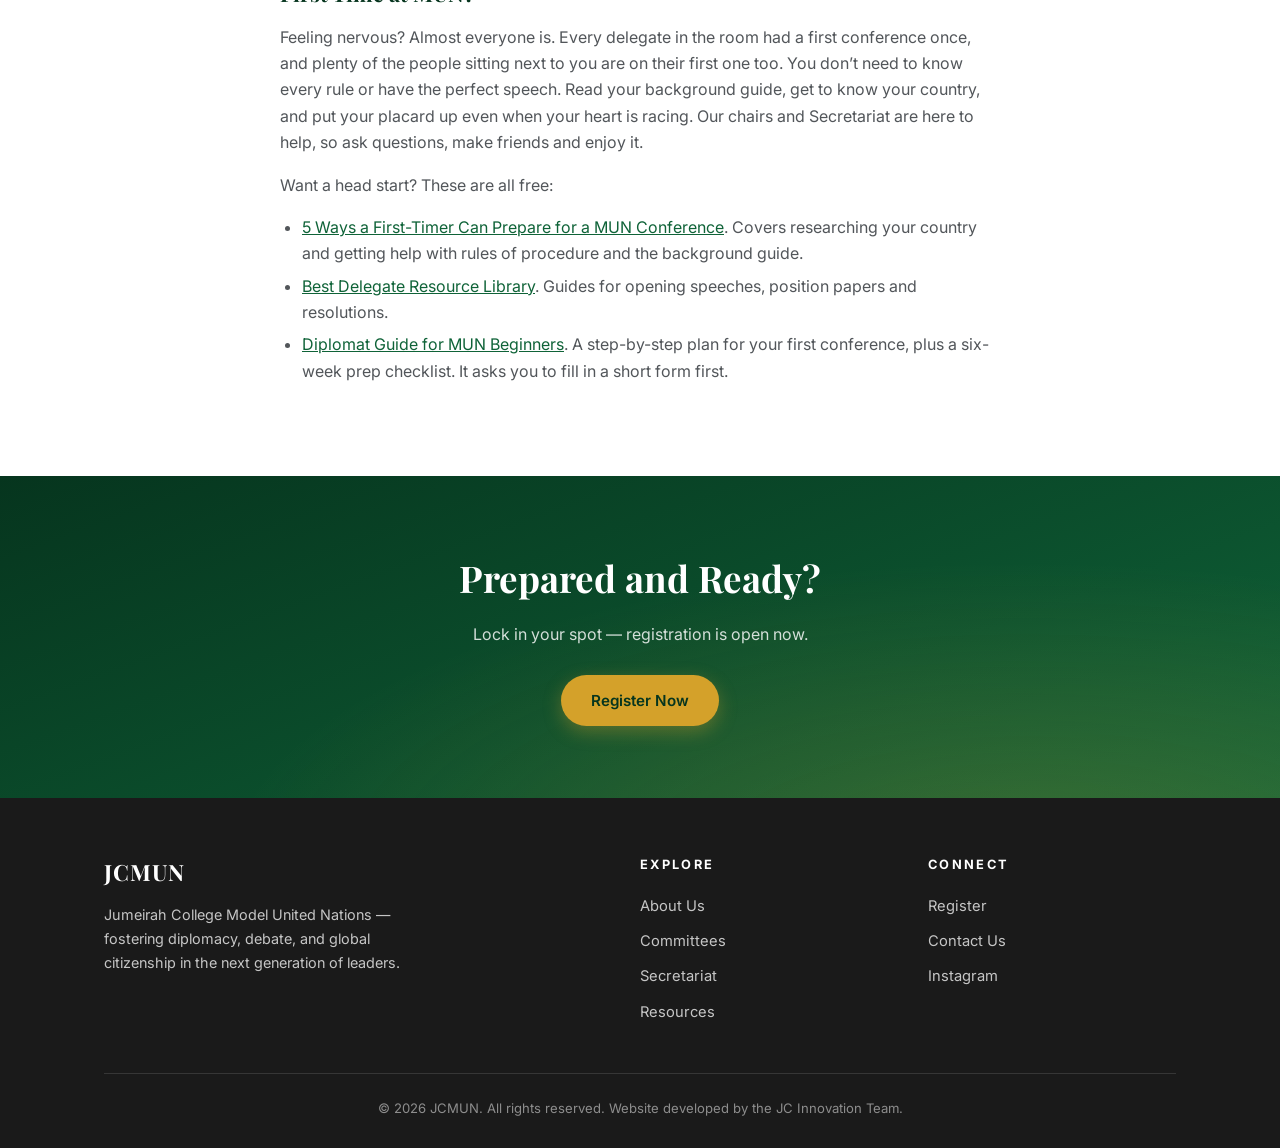
<file: resources.html>
<!DOCTYPE html>
<html lang="en">
<head>
  <meta charset="UTF-8">
  <meta name="viewport" content="width=device-width, initial-scale=1.0">
  <title>Resources — JCMUN</title>
  <meta name="description" content="Delegate preparation resources: background guides, schedule, rules of procedure, dress code, and logistics.">
  <link rel="icon" href="assets/logo.png" type="image/png">
  <link rel="preconnect" href="https://fonts.googleapis.com">
  <link rel="preconnect" href="https://fonts.gstatic.com" crossorigin>
  <link href="https://fonts.googleapis.com/css2?family=Playfair+Display:ital,wght@0,600;0,700;1,500&family=Inter:wght@400;500;600;700&display=swap" rel="stylesheet">
  <link rel="stylesheet" href="css/styles.css?v=2">
</head>
<body>

  <header class="site-header">
    <div class="nav-wrap">
      <a href="index.html" class="brand">
        <img src="assets/logo.png" alt="JCMUN logo">
        <span class="brand-text">
          <span class="brand-name">JCMUN</span>
          <span class="brand-sub">Model United Nations</span>
        </span>
      </a>
      <button class="nav-toggle" aria-label="Toggle navigation" aria-expanded="false">
        <span></span><span></span><span></span>
      </button>
      <nav class="site-nav">
        <a href="index.html">Home</a>
        <a href="about.html">About</a>
        <a href="committees.html">Committees</a>
        <a href="secretariat.html">Secretariat</a>
        <a href="resources.html" class="active">Resources</a>
        <a href="contact.html">Contact</a>
        <a href="registration.html" class="nav-cta">Register</a>
      </nav>
    </div>
  </header>

  <section class="page-hero">
    <h1>Delegate Resources</h1>
    <p>Everything you need to arrive prepared — guides, rules, schedule, and logistics.</p>
  </section>

  <!-- ===== Downloads ===== -->
  <section class="section">
    <div class="container">
      <div class="section-head">
        <span class="eyebrow">Downloads</span>
        <h2>Conference Documents</h2>
        <p>Documents will be uploaded here as they're finalized. Check back closer to the conference.</p>
      </div>

      <!-- HOW TO ADD A PDF:
           1. Put the file in assets/docs/  (e.g. assets/docs/rop.pdf)
           2. Change the card's link href to that path
           3. Change the button text and remove the "coming soon" pill -->

      <div class="card-grid">
        <div class="card resource-card">
          <div class="resource-icon">
            <svg width="24" height="24" viewBox="0 0 24 24" fill="none" stroke="currentColor" stroke-width="1.8"><path d="M14 2H6a2 2 0 0 0-2 2v16a2 2 0 0 0 2 2h12a2 2 0 0 0 2-2V8z"/><path d="M14 2v6h6"/><path d="M9 13h6M9 17h6"/></svg>
          </div>
          <div>
            <h3>Background Guides</h3>
            <p>Committee-specific guides covering topic history, key debates, and research starting points. Also linked on each committee card.</p>
            <span class="coming-soon missing">Coming Soon</span>
          </div>
        </div>

        <div class="card resource-card">
          <div class="resource-icon">
            <svg width="24" height="24" viewBox="0 0 24 24" fill="none" stroke="currentColor" stroke-width="1.8"><rect x="3" y="4" width="18" height="18" rx="2"/><path d="M16 2v4M8 2v4M3 10h18"/></svg>
          </div>
          <div>
            <h3>Conference Schedule</h3>
            <p>The full three-day programme is <a href="#schedule">published below</a>, or download the printable PDF.</p>
            <a href="assets/docs/jcmun-iv-2026-schedule.pdf" class="coming-soon download-pill" target="_blank" rel="noopener">&#8595; Download PDF</a>
          </div>
        </div>

        <div class="card resource-card">
          <div class="resource-icon">
            <svg width="24" height="24" viewBox="0 0 24 24" fill="none" stroke="currentColor" stroke-width="1.8"><path d="M12 2L3 7v6c0 5 4 8.5 9 9 5-.5 9-4 9-9V7z"/><path d="M9 12l2 2 4-4"/></svg>
          </div>
          <div>
            <h3>Rules of Procedure</h3>
            <p>The official JCMUN Rules of Procedure and Delegate Handbook — how debate flows, points and motions, and resolution format.</p>
            <span class="coming-soon">Coming Soon</span>
          </div>
        </div>
      </div>
    </div>
  </section>

  <!-- ===== Conference schedule ===== -->
  <section class="section alt" id="schedule">
    <div class="container">
      <div class="section-head">
        <span class="eyebrow">November 20&ndash;22, 2026</span>
        <h2>Conference Schedule</h2>
        <p>Subject to change — check back before the conference for the final version.</p>
      </div>
      <div class="card-grid">
        <div class="card schedule-card">
          <h3>Friday, November 20</h3>
          <ul>
            <li><span class="time">1:30 &ndash; 2:30 PM</span>Registration</li>
            <li><span class="time">2:30 &ndash; 3:30 PM</span>Opening Ceremony</li>
            <li><span class="time">3:30 &ndash; 4:00 PM</span>Icebreakers</li>
            <li><span class="time">4:00 &ndash; 5:30 PM</span>Committee Session 1</li>
            <li><span class="time">5:30 PM</span>Departure</li>
          </ul>
        </div>
        <div class="card schedule-card">
          <h3>Saturday, November 21</h3>
          <ul>
            <li><span class="time">9:00 &ndash; 10:30 AM</span>Committee Session 2</li>
            <li><span class="time">10:30 &ndash; 11:00 AM</span>Break</li>
            <li><span class="time">11:00 AM &ndash; 1:00 PM</span>Committee Session 3</li>
            <li><span class="time">1:00 &ndash; 2:00 PM</span>Lunch 1</li>
            <li><span class="time">2:00 &ndash; 3:00 PM</span>Lunch 2</li>
            <li><span class="time">3:00 &ndash; 4:30 PM</span>Committee Session 4</li>
            <li><span class="time">4:30 PM</span>Dispersal</li>
          </ul>
        </div>
        <div class="card schedule-card">
          <h3>Sunday, November 22</h3>
          <ul>
            <li><span class="time">9:00 &ndash; 10:30 AM</span>Global Roundtable</li>
            <li><span class="time">10:30 &ndash; 11:00 AM</span>Break</li>
            <li><span class="time">11:00 AM &ndash; 1:00 PM</span>Joint Crises</li>
            <li><span class="time">1:00 &ndash; 2:00 PM</span>Lunch 1</li>
            <li><span class="time">2:00 &ndash; 3:00 PM</span>Lunch 2</li>
            <li><span class="time">3:00 &ndash; 5:00 PM</span>Closing Ceremony &amp; Awards</li>
          </ul>
        </div>
      </div>
    </div>
  </section>

  <!-- ===== Dress code & logistics ===== -->
  <section class="section">
    <div class="container">
      <div class="prose">
        <span class="eyebrow">Know Before You Go</span>
        <h2 class="title" style="margin-bottom: 18px;">Dress Code &amp; Logistics</h2>

        <h3>Dress Code</h3>
        <p>Delegates are expected to wear <strong>western business attire</strong> (business professional) in committee. Dressing the part shows respect for your fellow delegates, your chairs and the conference.</p>
        <ul>
          <li><strong>Suits and blazers:</strong> a tailored suit, or a blazer with matching dress trousers or a knee-length skirt, in a neutral colour such as black, navy or grey.</li>
          <li><strong>Shirts and tops:</strong> an ironed collared shirt or dress blouse in white, a neutral or a pastel. A tie is standard with a suit and shirt; keep it conservative.</li>
          <li><strong>Dresses:</strong> knee-length, and worn with a blazer if sleeveless.</li>
          <li><strong>Shoes:</strong> clean, closed-toe formal shoes in a neutral colour, such as oxfords, loafers, flats or moderate heels. Break new shoes in first, because the days are long.</li>
          <li><strong>Bags and accessories:</strong> a simple, structured bag and minimal, understated jewellery and accessories.</li>
          <li><strong>Cultural and religious dress:</strong> welcome, as long as it keeps to the same formal, professional standard.</li>
        </ul>
        <p><strong>Not permitted in committee:</strong> jeans, chinos or other casual trousers; T-shirts, polo shirts and hoodies; mini skirts, shorts and high slits; uncovered shoulders or midriffs; sneakers, sandals and flip-flops; hats and caps; loud patterns, slogans and flashy accessories; and wrinkled or ill-fitting clothes.</p>
        <p>For outfit ideas, see this <a href="https://www.munprep.org/model-un-dress-code/" target="_blank" rel="noopener">Model UN dress code guide</a>.</p>
        <p class="missing">[Social event dress code to be confirmed.]</p>
        <p class="missing">[Dress code pictures to be added.]</p>

        <h3 class="missing">What to Bring</h3>
        <ul class="missing">
          <li>Printed or digital copy of your position paper and research</li>
          <li>Laptop or tablet for unmoderated caucuses (per committee rules)</li>
          <li>School ID or Emirates ID for check-in</li>
          <li>Reusable water bottle</li>
        </ul>

        <h3>Venue &amp; Logistics</h3>
        <p>JCMUN 4 takes place at <strong>Jumeirah College, Street 19, Al Safa 1, Dubai, UAE</strong> (<a href="https://www.google.com/maps/search/?api=1&amp;query=Jumeirah+College+Dubai" target="_blank" rel="noopener">view on Google Maps</a>). Registration opens at 1:30 PM on Friday, November 20. <span class="missing">Lunch is provided on Saturday and Sunday.</span></p>
        <p class="missing">[Placeholder &mdash; parking and drop-off instructions, and the check-in location on campus.]</p>

        <h3>First Time at MUN?</h3>
        <p>Feeling nervous? Almost everyone is. Every delegate in the room had a first conference once, and plenty of the people sitting next to you are on their first one too. You don&rsquo;t need to know every rule or have the perfect speech. Read your background guide, get to know your country, and put your placard up even when your heart is racing. Our chairs and Secretariat are here to help, so ask questions, make friends and enjoy it.</p>
        <p>Want a head start? These are all free:</p>
        <ul>
          <li><a href="https://bestdelegate.com/5-ways-a-first-timer-delegate-can-prepare-for-mun-conference" target="_blank" rel="noopener">5 Ways a First-Timer Can Prepare for a MUN Conference</a>. Covers researching your country and getting help with rules of procedure and the background guide.</li>
          <li><a href="https://bestdelegate.com/resources" target="_blank" rel="noopener">Best Delegate Resource Library</a>. Guides for opening speeches, position papers and resolutions.</li>
          <li><a href="https://info.bestdelegate.com/diplomat-guide-sign-up" target="_blank" rel="noopener">Diplomat Guide for MUN Beginners</a>. A step-by-step plan for your first conference, plus a six-week prep checklist. It asks you to fill in a short form first.</li>
        </ul>
      </div>
    </div>
  </section>

  <section class="cta-band">
    <h2>Prepared and Ready?</h2>
    <p>Lock in your spot — registration is open now.</p>
    <a href="registration.html" class="btn btn-gold">Register Now</a>
  </section>

  <footer class="site-footer">
    <div class="container">
      <div class="footer-grid">
        <div class="footer-brand">
          <span class="brand-name">JCMUN</span>
          <p>Jumeirah College Model United Nations — fostering diplomacy, debate, and global citizenship in the next generation of leaders.</p>
        </div>
        <div>
          <h4>Explore</h4>
          <ul>
            <li><a href="about.html">About Us</a></li>
            <li><a href="committees.html">Committees</a></li>
            <li><a href="secretariat.html">Secretariat</a></li>
            <li><a href="resources.html">Resources</a></li>
          </ul>
        </div>
        <div>
          <h4>Connect</h4>
          <ul>
            <li><a href="registration.html">Register</a></li>
            <li><a href="contact.html">Contact Us</a></li>
            <li><a href="https://www.instagram.com/jcmun2026/" target="_blank" rel="noopener">Instagram</a></li>
          </ul>
        </div>
      </div>
      <div class="footer-bottom">
        &copy; <span class="footer-year"></span> JCMUN. All rights reserved. Website developed by the JC Innovation Team.
      </div>
    </div>
  </footer>

  <script src="js/main.js"></script>
</body>
</html>
</file>
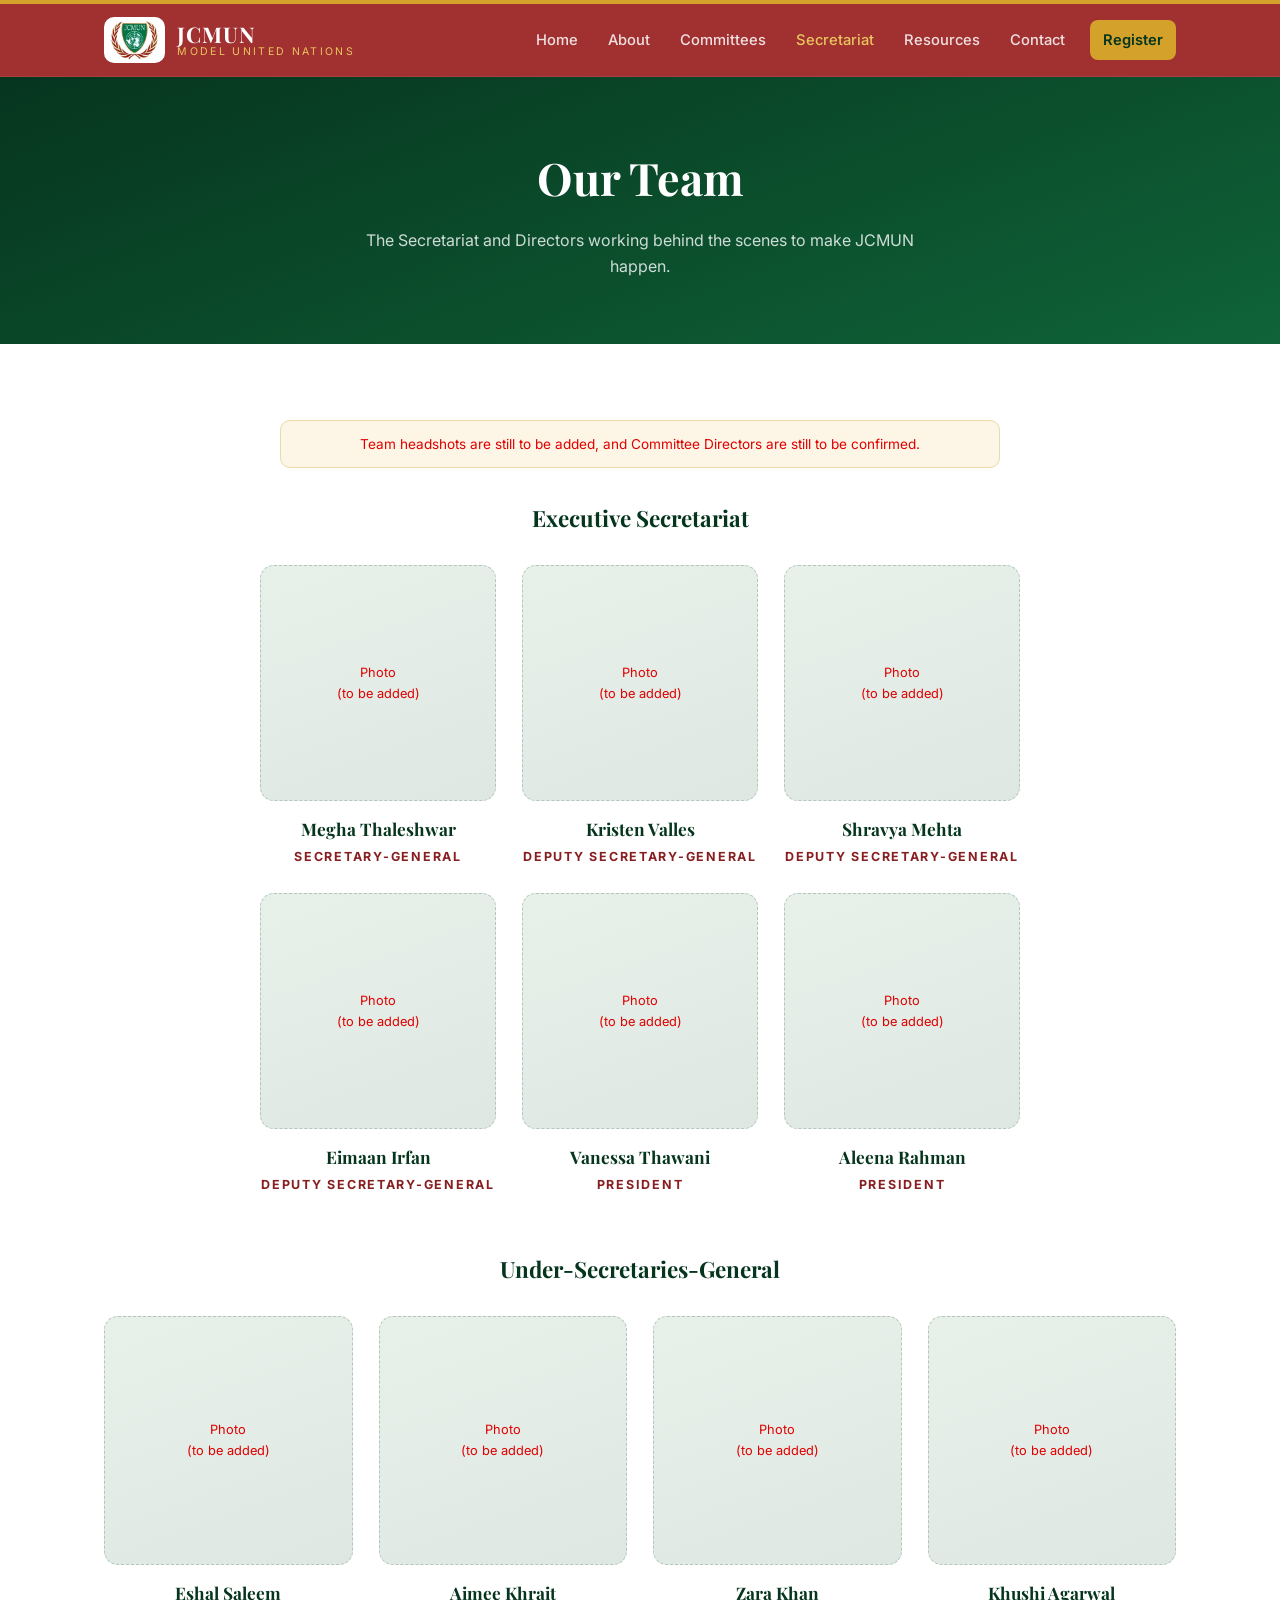
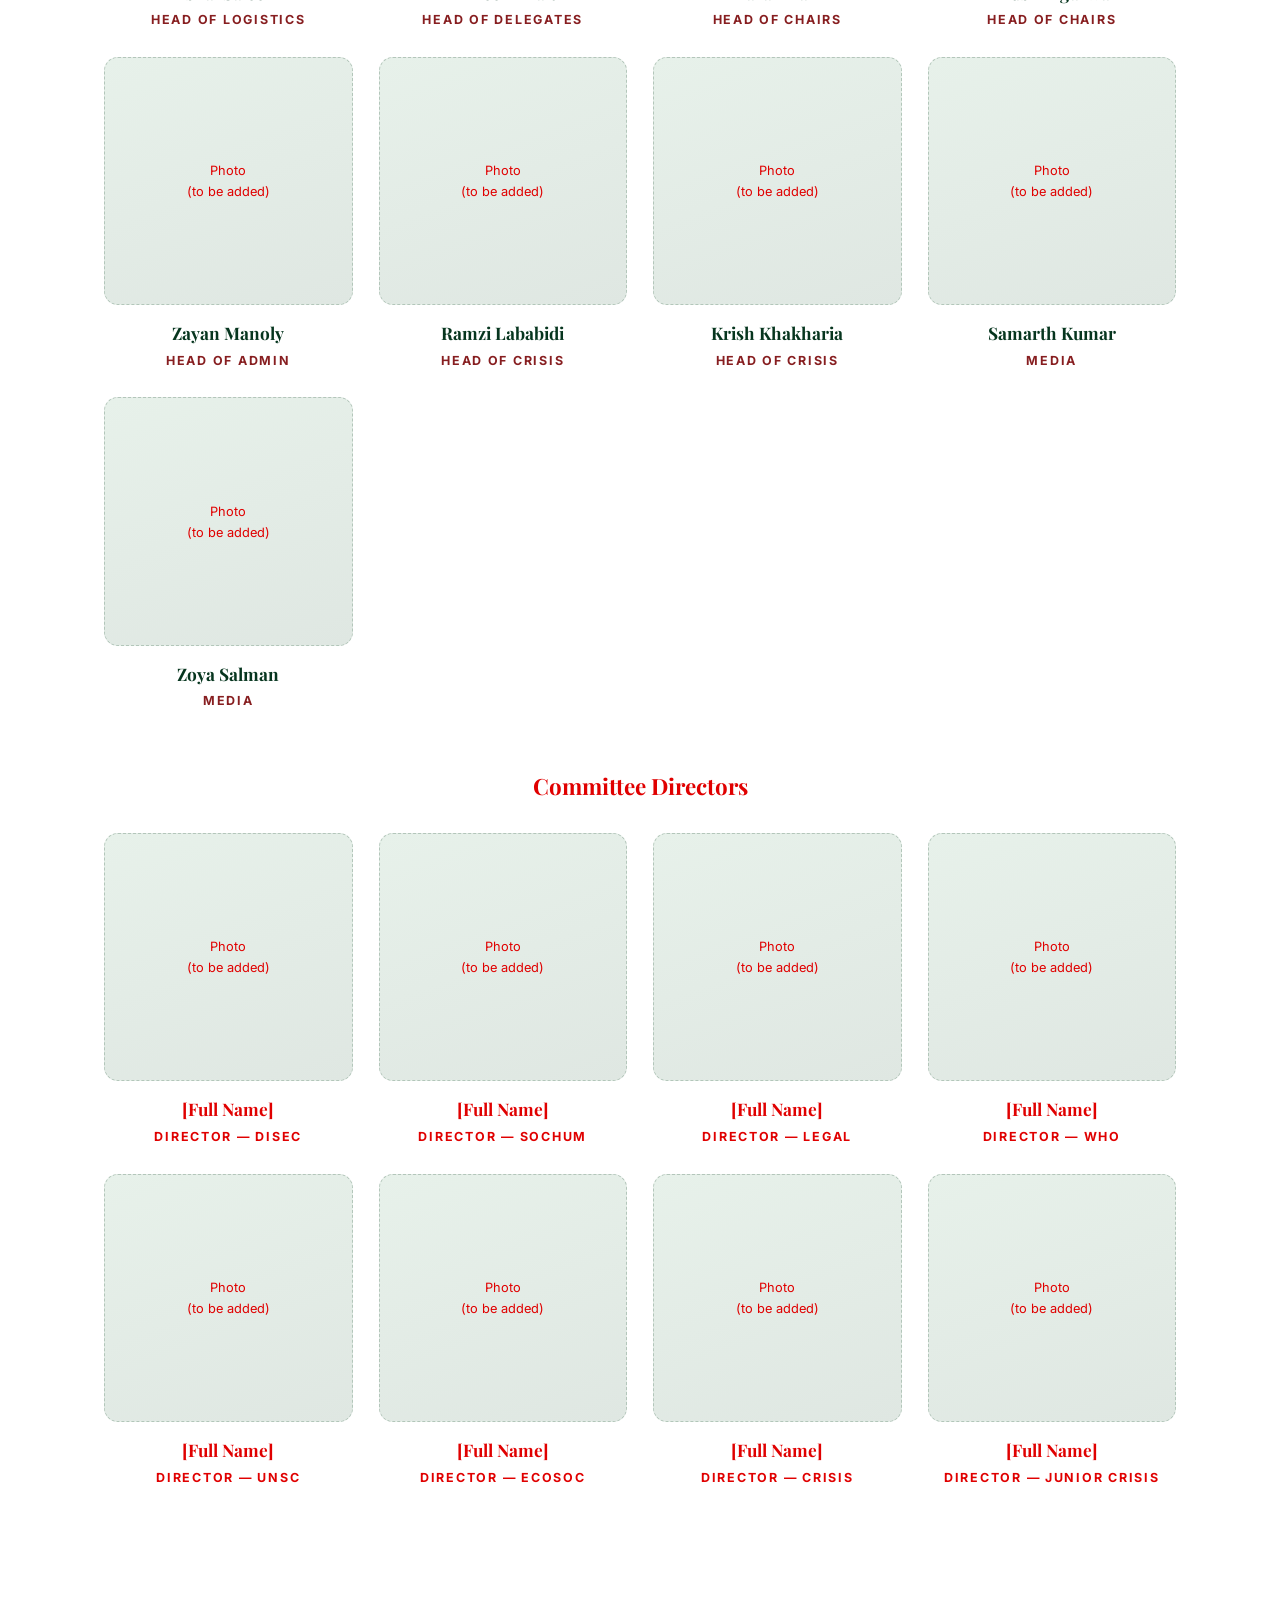
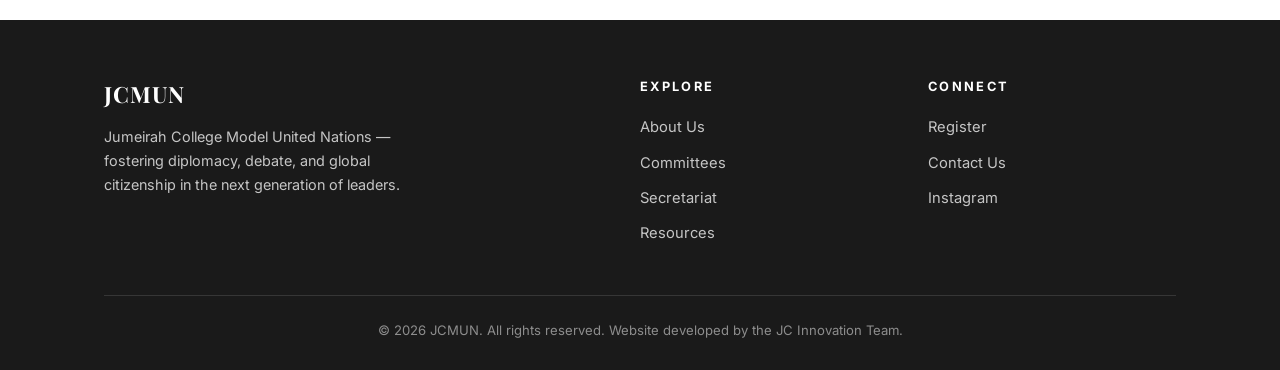
<file: secretariat.html>
<!DOCTYPE html>
<html lang="en">
<head>
  <meta charset="UTF-8">
  <meta name="viewport" content="width=device-width, initial-scale=1.0">
  <title>Secretariat — JCMUN</title>
  <meta name="description" content="Meet the JCMUN Secretariat and committee directors.">
  <link rel="icon" href="assets/logo.png" type="image/png">
  <link rel="preconnect" href="https://fonts.googleapis.com">
  <link rel="preconnect" href="https://fonts.gstatic.com" crossorigin>
  <link href="https://fonts.googleapis.com/css2?family=Playfair+Display:ital,wght@0,600;0,700;1,500&family=Inter:wght@400;500;600;700&display=swap" rel="stylesheet">
  <link rel="stylesheet" href="css/styles.css?v=2">
</head>
<body>

  <header class="site-header">
    <div class="nav-wrap">
      <a href="index.html" class="brand">
        <img src="assets/logo.png" alt="JCMUN logo">
        <span class="brand-text">
          <span class="brand-name">JCMUN</span>
          <span class="brand-sub">Model United Nations</span>
        </span>
      </a>
      <button class="nav-toggle" aria-label="Toggle navigation" aria-expanded="false">
        <span></span><span></span><span></span>
      </button>
      <nav class="site-nav">
        <a href="index.html">Home</a>
        <a href="about.html">About</a>
        <a href="committees.html">Committees</a>
        <a href="secretariat.html" class="active">Secretariat</a>
        <a href="resources.html">Resources</a>
        <a href="contact.html">Contact</a>
        <a href="registration.html" class="nav-cta">Register</a>
      </nav>
    </div>
  </header>

  <section class="page-hero">
    <h1>Our Team</h1>
    <p>The Secretariat and Directors working behind the scenes to make JCMUN happen.</p>
  </section>

  <section class="section">
    <div class="container">
      <!-- To add a photo, replace the placeholder div content with:
           <img src="assets/team/firstname-lastname.jpg" alt="Name"> and remove class "missing". -->
      <p class="placeholder-note missing">Team headshots are still to be added, and Committee Directors are still to be confirmed.</p>

      <!-- ===== Executive ===== -->
      <div class="team-section">
        <h3>Executive Secretariat</h3>
        <div class="team-grid narrow">
          <div class="person-card">
            <div class="person-photo missing">Photo<br>(to be added)</div>
            <h4>Megha Thaleshwar</h4>
            <p class="role">Secretary-General</p>
          </div>
          <div class="person-card">
            <div class="person-photo missing">Photo<br>(to be added)</div>
            <h4>Kristen Valles</h4>
            <p class="role">Deputy Secretary-General</p>
          </div>
          <div class="person-card">
            <div class="person-photo missing">Photo<br>(to be added)</div>
            <h4>Shravya Mehta</h4>
            <p class="role">Deputy Secretary-General</p>
          </div>
          <div class="person-card">
            <div class="person-photo missing">Photo<br>(to be added)</div>
            <h4>Eimaan Irfan</h4>
            <p class="role">Deputy Secretary-General</p>
          </div>
          <div class="person-card">
            <div class="person-photo missing">Photo<br>(to be added)</div>
            <h4>Vanessa Thawani</h4>
            <p class="role">President</p>
          </div>
          <div class="person-card">
            <div class="person-photo missing">Photo<br>(to be added)</div>
            <h4>Aleena Rahman</h4>
            <p class="role">President</p>
          </div>
        </div>
      </div>

      <!-- ===== USGs ===== -->
      <div class="team-section">
        <h3>Under-Secretaries-General</h3>
        <div class="team-grid">
          <div class="person-card">
            <div class="person-photo missing">Photo<br>(to be added)</div>
            <h4>Eshal Saleem</h4>
            <p class="role">Head of Logistics</p>
          </div>
          <div class="person-card">
            <div class="person-photo missing">Photo<br>(to be added)</div>
            <h4>Aimee Khrait</h4>
            <p class="role">Head of Delegates</p>
          </div>
          <div class="person-card">
            <div class="person-photo missing">Photo<br>(to be added)</div>
            <h4>Zara Khan</h4>
            <p class="role">Head of Chairs</p>
          </div>
          <div class="person-card">
            <div class="person-photo missing">Photo<br>(to be added)</div>
            <h4>Khushi Agarwal</h4>
            <p class="role">Head of Chairs</p>
          </div>
          <div class="person-card">
            <div class="person-photo missing">Photo<br>(to be added)</div>
            <h4>Zayan Manoly</h4>
            <p class="role">Head of Admin</p>
          </div>
          <div class="person-card">
            <div class="person-photo missing">Photo<br>(to be added)</div>
            <h4>Ramzi Lababidi</h4>
            <p class="role">Head of Crisis</p>
          </div>
          <div class="person-card">
            <div class="person-photo missing">Photo<br>(to be added)</div>
            <h4>Krish Khakharia</h4>
            <p class="role">Head of Crisis</p>
          </div>
          <div class="person-card">
            <div class="person-photo missing">Photo<br>(to be added)</div>
            <h4>Samarth Kumar</h4>
            <p class="role">Media</p>
          </div>
          <div class="person-card">
            <div class="person-photo missing">Photo<br>(to be added)</div>
            <h4>Zoya Salman</h4>
            <p class="role">Media</p>
          </div>
        </div>
      </div>

      <!-- ===== Directors ===== -->
      <div class="team-section">
        <h3 class="missing">Committee Directors</h3>
        <div class="team-grid">
          <div class="person-card">
            <div class="person-photo missing">Photo<br>(to be added)</div>
            <h4 class="missing">[Full Name]</h4>
            <p class="role missing">Director — DISEC</p>
          </div>
          <div class="person-card">
            <div class="person-photo missing">Photo<br>(to be added)</div>
            <h4 class="missing">[Full Name]</h4>
            <p class="role missing">Director — SOCHUM</p>
          </div>
          <div class="person-card">
            <div class="person-photo missing">Photo<br>(to be added)</div>
            <h4 class="missing">[Full Name]</h4>
            <p class="role missing">Director — Legal</p>
          </div>
          <div class="person-card">
            <div class="person-photo missing">Photo<br>(to be added)</div>
            <h4 class="missing">[Full Name]</h4>
            <p class="role missing">Director — WHO</p>
          </div>
          <div class="person-card">
            <div class="person-photo missing">Photo<br>(to be added)</div>
            <h4 class="missing">[Full Name]</h4>
            <p class="role missing">Director — UNSC</p>
          </div>
          <div class="person-card">
            <div class="person-photo missing">Photo<br>(to be added)</div>
            <h4 class="missing">[Full Name]</h4>
            <p class="role missing">Director — ECOSOC</p>
          </div>
          <div class="person-card">
            <div class="person-photo missing">Photo<br>(to be added)</div>
            <h4 class="missing">[Full Name]</h4>
            <p class="role missing">Director — Crisis</p>
          </div>
          <div class="person-card">
            <div class="person-photo missing">Photo<br>(to be added)</div>
            <h4 class="missing">[Full Name]</h4>
            <p class="role missing">Director — Junior Crisis</p>
          </div>
        </div>
      </div>

    </div>
  </section>

  <footer class="site-footer">
    <div class="container">
      <div class="footer-grid">
        <div class="footer-brand">
          <span class="brand-name">JCMUN</span>
          <p>Jumeirah College Model United Nations — fostering diplomacy, debate, and global citizenship in the next generation of leaders.</p>
        </div>
        <div>
          <h4>Explore</h4>
          <ul>
            <li><a href="about.html">About Us</a></li>
            <li><a href="committees.html">Committees</a></li>
            <li><a href="secretariat.html">Secretariat</a></li>
            <li><a href="resources.html">Resources</a></li>
          </ul>
        </div>
        <div>
          <h4>Connect</h4>
          <ul>
            <li><a href="registration.html">Register</a></li>
            <li><a href="contact.html">Contact Us</a></li>
            <li><a href="https://www.instagram.com/jcmun2026/" target="_blank" rel="noopener">Instagram</a></li>
          </ul>
        </div>
      </div>
      <div class="footer-bottom">
        &copy; <span class="footer-year"></span> JCMUN. All rights reserved. Website developed by the JC Innovation Team.
      </div>
    </div>
  </footer>

  <script src="js/main.js"></script>
</body>
</html>
</file>
<file: css/styles.css>
/* ============================================================
   JCMUN — Site Stylesheet
   ------------------------------------------------------------
   BRANDING: To re-theme the whole site, edit the variables
   below (colors + fonts). Everything else inherits from them.
   ============================================================ */

:root {
  /* Brand colors — Jumeirah College crest palette (green / red / gold / black) */
  --green-900: #06351e;
  --green-800: #0a4a2a;
  --green-700: #0f6338;
  --green-100: #e7f1ea;
  --gold: #d4a12a;
  --gold-light: #e8c55e;
  --red: #871e20;
  --red-dark: #7c2022;
  --black: #1a1a1a;
  --ink: #1c1d1f;
  --ink-soft: #52565a;
  --paper: #ffffff;
  --paper-soft: #f5f8f6;
  --line: #dfe7e2;

  /* Typography */
  --font-display: "Playfair Display", Georgia, serif;
  --font-body: "Inter", -apple-system, BlinkMacSystemFont, "Segoe UI", sans-serif;

  --radius: 14px;
  --shadow: 0 10px 30px rgba(6, 53, 30, 0.10);
  --shadow-soft: 0 4px 14px rgba(6, 53, 30, 0.07);
  --maxw: 1120px;
}

* { margin: 0; padding: 0; box-sizing: border-box; }

html { scroll-behavior: smooth; }

body {
  font-family: var(--font-body);
  color: var(--ink);
  background: var(--paper);
  line-height: 1.65;
  -webkit-font-smoothing: antialiased;
}

img { max-width: 100%; display: block; }

a { color: var(--green-700); }

.container {
  max-width: var(--maxw);
  margin: 0 auto;
  padding: 0 24px;
}

/* ---------- Header / Nav ---------- */

.site-header {
  position: sticky;
  top: 0;
  z-index: 100;
  background: rgba(158, 42, 43, 0.97);
  backdrop-filter: blur(8px);
  border-top: 4px solid var(--gold);
  border-bottom: 1px solid rgba(255, 255, 255, 0.08);
}

.nav-wrap {
  max-width: var(--maxw);
  margin: 0 auto;
  padding: 0 24px;
  display: flex;
  align-items: center;
  justify-content: space-between;
  height: 72px;
}

.brand {
  display: flex;
  align-items: center;
  gap: 12px;
  text-decoration: none;
}

.brand img {
  height: 46px;
  width: auto;
  background: #fff;
  border-radius: 10px;
  padding: 3px 6px;
}

.brand-text {
  display: flex;
  flex-direction: column;
  line-height: 1.15;
}

.brand-name {
  font-family: var(--font-display);
  font-weight: 700;
  font-size: 1.35rem;
  color: #fff;
  letter-spacing: 0.04em;
}

.brand-sub {
  font-size: 0.66rem;
  text-transform: uppercase;
  letter-spacing: 0.22em;
  color: var(--gold-light);
  white-space: nowrap;
}

.site-nav { display: flex; align-items: center; gap: 4px; }

.site-nav a {
  color: rgba(255, 255, 255, 0.85);
  text-decoration: none;
  font-size: 0.92rem;
  font-weight: 500;
  padding: 8px 13px;
  border-radius: 8px;
  transition: color 0.2s, background 0.2s;
}

.site-nav a:hover { color: #fff; background: rgba(255, 255, 255, 0.08); }

.site-nav a.active { color: var(--gold-light); }

.site-nav a.nav-cta {
  background: var(--gold);
  color: var(--green-900);
  font-weight: 600;
  margin-left: 8px;
}

.site-nav a.nav-cta:hover { background: var(--gold-light); }

.nav-toggle {
  display: none;
  background: none;
  border: 0;
  cursor: pointer;
  padding: 8px;
}

.nav-toggle span {
  display: block;
  width: 24px;
  height: 2px;
  background: #fff;
  margin: 5px 0;
  border-radius: 2px;
  transition: transform 0.25s, opacity 0.25s;
}

.nav-toggle.open span:nth-child(1) { transform: translateY(7px) rotate(45deg); }
.nav-toggle.open span:nth-child(2) { opacity: 0; }
.nav-toggle.open span:nth-child(3) { transform: translateY(-7px) rotate(-45deg); }

/* ---------- Hero (home) ---------- */

.hero {
  background:
    radial-gradient(ellipse at 20% -20%, rgba(212, 161, 42, 0.18), transparent 55%),
    linear-gradient(160deg, var(--green-900) 0%, var(--green-800) 55%, var(--green-700) 100%);
  color: #fff;
  text-align: center;
  padding: 96px 24px 88px;
}

.hero .kicker {
  display: inline-block;
  font-size: 0.78rem;
  text-transform: uppercase;
  letter-spacing: 0.28em;
  color: var(--gold-light);
  border: 1px solid rgba(212, 161, 42, 0.5);
  border-radius: 999px;
  padding: 7px 18px;
  margin-bottom: 26px;
}

.hero h1 {
  font-family: var(--font-display);
  font-size: clamp(2.4rem, 6vw, 4rem);
  font-weight: 700;
  letter-spacing: 0.01em;
  margin-bottom: 14px;
}

.hero .theme {
  font-family: var(--font-display);
  font-style: italic;
  font-size: clamp(1.15rem, 2.6vw, 1.5rem);
  color: var(--gold-light);
  margin-bottom: 10px;
}

.hero .dates {
  font-size: 1.02rem;
  color: rgba(255, 255, 255, 0.85);
  letter-spacing: 0.06em;
  margin-bottom: 38px;
}

.hero-actions { display: flex; gap: 14px; justify-content: center; flex-wrap: wrap; }

/* ---------- Buttons ---------- */

.btn {
  display: inline-block;
  padding: 13px 30px;
  border-radius: 999px;
  font-weight: 600;
  font-size: 0.95rem;
  text-decoration: none;
  transition: transform 0.15s, box-shadow 0.15s, background 0.2s;
}

.btn:hover { transform: translateY(-2px); }

.btn-gold {
  background: var(--gold);
  color: var(--green-900);
  box-shadow: 0 6px 18px rgba(212, 161, 42, 0.35);
}

.btn-gold:hover { background: var(--gold-light); }

.btn-outline {
  border: 1.5px solid rgba(255, 255, 255, 0.55);
  color: #fff;
}

.btn-outline:hover { border-color: #fff; background: rgba(255, 255, 255, 0.08); }

.btn-dark {
  background: var(--green-800);
  color: #fff;
}

.btn-dark:hover { background: var(--green-700); }

/* ---------- Countdown ---------- */

.countdown-band {
  background: var(--paper-soft);
  border-bottom: 1px solid var(--line);
  padding: 40px 24px;
}

.countdown-band h2 {
  text-align: center;
  font-size: 0.8rem;
  text-transform: uppercase;
  letter-spacing: 0.26em;
  color: var(--ink-soft);
  font-weight: 600;
  margin-bottom: 22px;
}

.countdown {
  display: flex;
  justify-content: center;
  gap: 16px;
  flex-wrap: wrap;
}

.count-unit {
  background: #fff;
  border: 1px solid var(--line);
  border-radius: var(--radius);
  box-shadow: var(--shadow-soft);
  min-width: 108px;
  padding: 18px 10px 14px;
  text-align: center;
}

.count-unit .num {
  font-family: var(--font-display);
  font-size: 2.4rem;
  font-weight: 700;
  color: var(--green-800);
  line-height: 1.1;
}

.count-unit .label {
  font-size: 0.72rem;
  text-transform: uppercase;
  letter-spacing: 0.18em;
  color: var(--ink-soft);
}

/* ---------- Sections ---------- */

.section { padding: 76px 0; }

.section.alt { background: var(--paper-soft); }

.section-head { text-align: center; max-width: 640px; margin: 0 auto 48px; }

.section-head .eyebrow,
.eyebrow {
  display: block;
  font-size: 0.75rem;
  text-transform: uppercase;
  letter-spacing: 0.26em;
  color: var(--red);
  font-weight: 700;
  margin-bottom: 10px;
}
.section-head h2, .section h2.title {
  font-family: var(--font-display);
  font-size: clamp(1.7rem, 4vw, 2.3rem);
  color: var(--green-900);
  font-weight: 700;
}

.section-head p { color: var(--ink-soft); margin-top: 12px; }

/* ---------- Cards / grids ---------- */

.card-grid {
  display: grid;
  grid-template-columns: repeat(auto-fit, minmax(280px, 1fr));
  gap: 24px;
}

.card {
  background: #fff;
  border: 1px solid var(--line);
  border-radius: var(--radius);
  box-shadow: var(--shadow-soft);
  padding: 30px 28px;
}

.card h3 {
  font-family: var(--font-display);
  font-size: 1.25rem;
  color: var(--green-900);
  margin-bottom: 10px;
}

.card p { color: var(--ink-soft); font-size: 0.95rem; }

.card .card-link {
  display: inline-block;
  margin-top: 14px;
  font-weight: 600;
  font-size: 0.92rem;
  color: var(--green-700);
  text-decoration: none;
}

.card .card-link:hover { color: var(--red); }

/* ---------- SG welcome ---------- */

.sg-welcome {
  display: grid;
  grid-template-columns: 300px 1fr;
  gap: 48px;
  align-items: start;
}

.sg-photo {
  background: linear-gradient(160deg, var(--green-100), var(--line));
  border-radius: var(--radius);
  aspect-ratio: 4 / 5;
  display: flex;
  align-items: center;
  justify-content: center;
  color: var(--ink-soft);
  font-size: 0.85rem;
  text-align: center;
  padding: 20px;
  border: 1px dashed #b3c6ba;
}

.sg-text h2 {
  font-family: var(--font-display);
  font-size: 1.9rem;
  color: var(--green-900);
  margin-bottom: 18px;
}

.sg-text p { color: var(--ink-soft); margin-bottom: 14px; }

.sg-sign {
  margin-top: 22px;
  font-family: var(--font-display);
  font-style: italic;
  font-size: 1.1rem;
  color: var(--green-800);
}

.sg-sign small {
  display: block;
  font-family: var(--font-body);
  font-style: normal;
  font-size: 0.82rem;
  color: var(--ink-soft);
  letter-spacing: 0.08em;
  text-transform: uppercase;
  margin-top: 4px;
}

/* ---------- Committees ---------- */

.committee-filters {
  display: flex;
  justify-content: center;
  gap: 10px;
  flex-wrap: wrap;
  margin-bottom: 36px;
}

.filter-btn {
  border: 1px solid var(--line);
  background: #fff;
  color: var(--ink-soft);
  font-family: var(--font-body);
  font-size: 0.87rem;
  font-weight: 600;
  padding: 9px 20px;
  border-radius: 999px;
  cursor: pointer;
  transition: all 0.2s;
}

.filter-btn:hover { border-color: var(--gold); color: var(--green-800); }

.filter-btn.active {
  background: var(--green-800);
  border-color: var(--green-800);
  color: #fff;
}

.committee-card {
  background: #fff;
  border: 1px solid var(--line);
  border-radius: var(--radius);
  box-shadow: var(--shadow-soft);
  overflow: hidden;
}

.committee-card summary {
  list-style: none;
  cursor: pointer;
  padding: 26px 28px;
  display: flex;
  align-items: center;
  justify-content: space-between;
  gap: 18px;
}

.committee-card summary::-webkit-details-marker { display: none; }

.committee-title h3 {
  font-family: var(--font-display);
  font-size: 1.2rem;
  color: var(--green-900);
}

.committee-title .topic {
  font-size: 0.92rem;
  color: var(--ink-soft);
  margin-top: 3px;
}

.committee-meta { display: flex; align-items: center; gap: 14px; flex-shrink: 0; }

.badge {
  font-size: 0.7rem;
  font-weight: 700;
  text-transform: uppercase;
  letter-spacing: 0.12em;
  padding: 5px 12px;
  border-radius: 999px;
  white-space: nowrap;
}

.badge-ga { background: var(--green-100); color: var(--green-700); }
.badge-spec { background: #f3ead3; color: #8a6d23; }
.badge-crisis { background: #f5e6e8; color: var(--red); }

.chevron {
  width: 22px;
  height: 22px;
  flex-shrink: 0;
  transition: transform 0.25s;
  color: var(--ink-soft);
}

details[open] .chevron { transform: rotate(180deg); }

.committee-body {
  padding: 0 28px 26px;
  border-top: 1px solid var(--line);
}

.committee-body p { color: var(--ink-soft); font-size: 0.95rem; padding-top: 18px; }

.committee-body .guide-link {
  display: inline-flex;
  align-items: center;
  gap: 8px;
  margin-top: 16px;
  font-size: 0.9rem;
  font-weight: 600;
  color: var(--green-700);
  text-decoration: none;
}

.committee-body .guide-link.disabled {
  color: #9cab9f;
  pointer-events: none;
}

.committee-list { display: grid; gap: 16px; }

/* ---------- Secretariat ---------- */

.team-section { margin-bottom: 56px; }

.team-section > h3 {
  font-family: var(--font-display);
  font-size: 1.4rem;
  color: var(--green-900);
  text-align: center;
  margin-bottom: 28px;
}

.team-grid {
  display: grid;
  grid-template-columns: repeat(auto-fit, minmax(220px, 1fr));
  gap: 26px;
  justify-content: center;
}

.team-grid.narrow { max-width: 760px; margin: 0 auto; }

.person-card { text-align: center; }

.person-photo {
  aspect-ratio: 1 / 1;
  border-radius: var(--radius);
  background: linear-gradient(160deg, var(--green-100), var(--line));
  border: 1px dashed #b3c6ba;
  display: flex;
  align-items: center;
  justify-content: center;
  color: var(--ink-soft);
  font-size: 0.8rem;
  margin-bottom: 14px;
  overflow: hidden;
}

.person-photo img { width: 100%; height: 100%; object-fit: cover; }

.person-card h4 {
  font-family: var(--font-display);
  font-size: 1.08rem;
  color: var(--green-900);
}

.person-card .role {
  font-size: 0.78rem;
  text-transform: uppercase;
  letter-spacing: 0.14em;
  color: var(--red);
  font-weight: 700;
  margin-top: 3px;
}

/* ---------- Registration ---------- */

.fee-table {
  width: 100%;
  border-collapse: collapse;
  background: #fff;
  border-radius: var(--radius);
  overflow: hidden;
  box-shadow: var(--shadow-soft);
  border: 1px solid var(--line);
}

.fee-table th, .fee-table td {
  padding: 16px 20px;
  text-align: left;
  border-bottom: 1px solid var(--line);
  font-size: 0.95rem;
}

.fee-table th {
  background: var(--green-800);
  color: #fff;
  font-weight: 600;
  letter-spacing: 0.04em;
}

.fee-table tr:last-child td { border-bottom: 0; }

.fee-table td:last-child { font-weight: 600; color: var(--green-800); }

.deadline-list { display: grid; gap: 14px; }

.deadline-item {
  display: flex;
  align-items: center;
  gap: 18px;
  background: #fff;
  border: 1px solid var(--line);
  border-radius: var(--radius);
  padding: 18px 22px;
  box-shadow: var(--shadow-soft);
}

.deadline-date {
  font-family: var(--font-display);
  font-weight: 700;
  color: var(--red);
  font-size: 1.05rem;
  min-width: 130px;
}

.deadline-item p { color: var(--ink-soft); font-size: 0.95rem; }

/* ---------- Schedule ---------- */

.schedule-card ul { list-style: none; margin-top: 6px; }

.schedule-card li {
  padding: 10px 0;
  border-bottom: 1px solid var(--line);
  font-size: 0.95rem;
  color: var(--ink);
}

.schedule-card li:last-child { border-bottom: 0; }

.schedule-card .time {
  display: block;
  font-size: 0.76rem;
  font-weight: 700;
  letter-spacing: 0.08em;
  text-transform: uppercase;
  color: var(--red);
}

.schedule-note {
  text-align: center;
  color: var(--ink-soft);
  font-size: 0.88rem;
  margin-top: 26px;
}

/* ---------- Resources ---------- */

.resource-card {
  display: flex;
  align-items: flex-start;
  gap: 18px;
}

.resource-icon {
  flex-shrink: 0;
  width: 48px;
  height: 48px;
  border-radius: 12px;
  background: var(--green-100);
  color: var(--green-700);
  display: flex;
  align-items: center;
  justify-content: center;
}

.coming-soon {
  display: inline-block;
  font-size: 0.7rem;
  font-weight: 700;
  text-transform: uppercase;
  letter-spacing: 0.12em;
  background: #f3ead3;
  color: #8a6d23;
  padding: 4px 10px;
  border-radius: 999px;
  margin-top: 12px;
}

/* Download pill: same shape as .coming-soon, in green */
.download-pill {
  background: #dcefe3;
  color: var(--green-800);
  text-decoration: none;
  transition: background 0.2s;
}

.download-pill:hover { background: #c6e4d1; }

/* ---------- Contact ---------- */

.contact-grid {
  display: grid;
  grid-template-columns: 1fr 1fr;
  gap: 48px;
  align-items: start;
}

.contact-form { display: grid; gap: 16px; }

.contact-form label {
  font-size: 0.85rem;
  font-weight: 600;
  color: var(--green-800);
  display: block;
  margin-bottom: 6px;
}

.contact-form input,
.contact-form textarea {
  width: 100%;
  padding: 13px 16px;
  border: 1px solid var(--line);
  border-radius: 10px;
  font-family: var(--font-body);
  font-size: 0.95rem;
  background: #fff;
  transition: border-color 0.2s, box-shadow 0.2s;
}

.contact-form input:focus,
.contact-form textarea:focus {
  outline: none;
  border-color: var(--gold);
  box-shadow: 0 0 0 3px rgba(212, 161, 42, 0.18);
}

.contact-form textarea { resize: vertical; min-height: 140px; }

.contact-info h3 {
  font-family: var(--font-display);
  font-size: 1.25rem;
  color: var(--green-900);
  margin-bottom: 8px;
}

.contact-info .info-block { margin-bottom: 28px; }

.contact-info p, .contact-info a { color: var(--ink-soft); font-size: 0.95rem; }

.social-links { display: flex; gap: 12px; margin-top: 10px; }

.social-links a {
  width: 44px;
  height: 44px;
  border-radius: 12px;
  background: var(--green-800);
  color: #fff;
  display: flex;
  align-items: center;
  justify-content: center;
  transition: background 0.2s, transform 0.15s;
}

.social-links a:hover { background: var(--gold); transform: translateY(-2px); }

/* ---------- Page hero (inner pages) ---------- */

.page-hero {
  background: linear-gradient(160deg, var(--green-900) 0%, var(--green-700) 100%);
  color: #fff;
  text-align: center;
  padding: 64px 24px;
}

.page-hero h1 {
  font-family: var(--font-display);
  font-size: clamp(2rem, 5vw, 2.8rem);
  font-weight: 700;
}

.page-hero p {
  color: rgba(255, 255, 255, 0.8);
  max-width: 560px;
  margin: 12px auto 0;
}

/* ---------- Stats band ---------- */

.stats-band {
  display: grid;
  grid-template-columns: repeat(auto-fit, minmax(160px, 1fr));
  gap: 24px;
  text-align: center;
}

.stat .num {
  font-family: var(--font-display);
  font-size: 2.6rem;
  font-weight: 700;
  color: var(--green-800);
}

.stat .label {
  font-size: 0.8rem;
  text-transform: uppercase;
  letter-spacing: 0.16em;
  color: var(--ink-soft);
}

/* ---------- Prose ---------- */

.prose { max-width: 720px; margin: 0 auto; }

.prose p { color: var(--ink-soft); margin-bottom: 16px; }

.prose h3 {
  font-family: var(--font-display);
  color: var(--green-900);
  font-size: 1.35rem;
  margin: 30px 0 12px;
}

.prose ul { color: var(--ink-soft); padding-left: 22px; margin-bottom: 16px; }

.prose li { margin-bottom: 6px; }

/* ---------- Placeholder note ---------- */

.placeholder-note {
  background: #fdf6e6;
  border: 1px solid #ecd9a8;
  border-radius: 10px;
  padding: 12px 18px;
  font-size: 0.85rem;
  color: #7a5f1e;
  margin: 0 auto 32px;
  max-width: 720px;
  text-align: center;
}

/* ---------- CTA band ---------- */

.cta-band {
  background:
    radial-gradient(ellipse at 80% 120%, rgba(212, 161, 42, 0.22), transparent 55%),
    linear-gradient(160deg, var(--green-900), var(--green-700));
  color: #fff;
  text-align: center;
  padding: 72px 24px;
}

.cta-band h2 {
  font-family: var(--font-display);
  font-size: clamp(1.7rem, 4vw, 2.3rem);
  margin-bottom: 12px;
}

.cta-band p { color: rgba(255, 255, 255, 0.82); margin-bottom: 28px; }

/* ---------- Footer ---------- */

.site-footer {
  background: var(--black);
  color: rgba(255, 255, 255, 0.75);
  padding: 56px 0 28px;
}

.footer-grid {
  display: grid;
  grid-template-columns: 2fr 1fr 1fr;
  gap: 40px;
  margin-bottom: 40px;
}

.footer-brand .brand-name { font-size: 1.4rem; }

.footer-brand p { font-size: 0.9rem; margin-top: 12px; max-width: 320px; }

.site-footer h4 {
  color: #fff;
  font-size: 0.8rem;
  text-transform: uppercase;
  letter-spacing: 0.18em;
  margin-bottom: 16px;
}

.site-footer ul { list-style: none; }

.site-footer li { margin-bottom: 9px; }

.site-footer a {
  color: rgba(255, 255, 255, 0.75);
  text-decoration: none;
  font-size: 0.92rem;
}

.site-footer a:hover { color: var(--gold-light); }

.footer-bottom {
  border-top: 1px solid rgba(255, 255, 255, 0.12);
  padding-top: 24px;
  text-align: center;
  font-size: 0.82rem;
  color: rgba(255, 255, 255, 0.5);
}

/* ---------- Responsive ---------- */

@media (max-width: 900px) {
  .sg-welcome { grid-template-columns: 1fr; }
  .sg-photo { max-width: 300px; }
  .contact-grid { grid-template-columns: 1fr; }
  .footer-grid { grid-template-columns: 1fr 1fr; }
}

@media (max-width: 920px) {
  .nav-toggle { display: block; }

  .site-nav {
    position: absolute;
    top: 72px;
    left: 0;
    right: 0;
    background: var(--red-dark);
    flex-direction: column;
    align-items: stretch;
    padding: 12px 20px 20px;
    gap: 2px;
    display: none;
    border-bottom: 1px solid rgba(255, 255, 255, 0.1);
  }

  .site-nav.open { display: flex; }

  .site-nav a { padding: 13px 14px; }

  .site-nav a.nav-cta { margin-left: 0; margin-top: 8px; text-align: center; }
}

@media (max-width: 760px) {
  .hero { padding: 68px 20px 60px; }

  .count-unit { min-width: 78px; padding: 14px 6px 10px; }

  .count-unit .num { font-size: 1.8rem; }

  .committee-card summary { padding: 20px; flex-wrap: wrap; }

  .committee-body { padding: 0 20px 20px; }

  .section { padding: 56px 0; }

  .footer-grid { grid-template-columns: 1fr; gap: 28px; }
}

/* ---------- Missing content marker ----------
   Red = information not yet supplied by the JCMUN team.
   Remove class "missing" once the real content is in. */
.missing, .missing * { color: #e00000 !important; }
</file>
